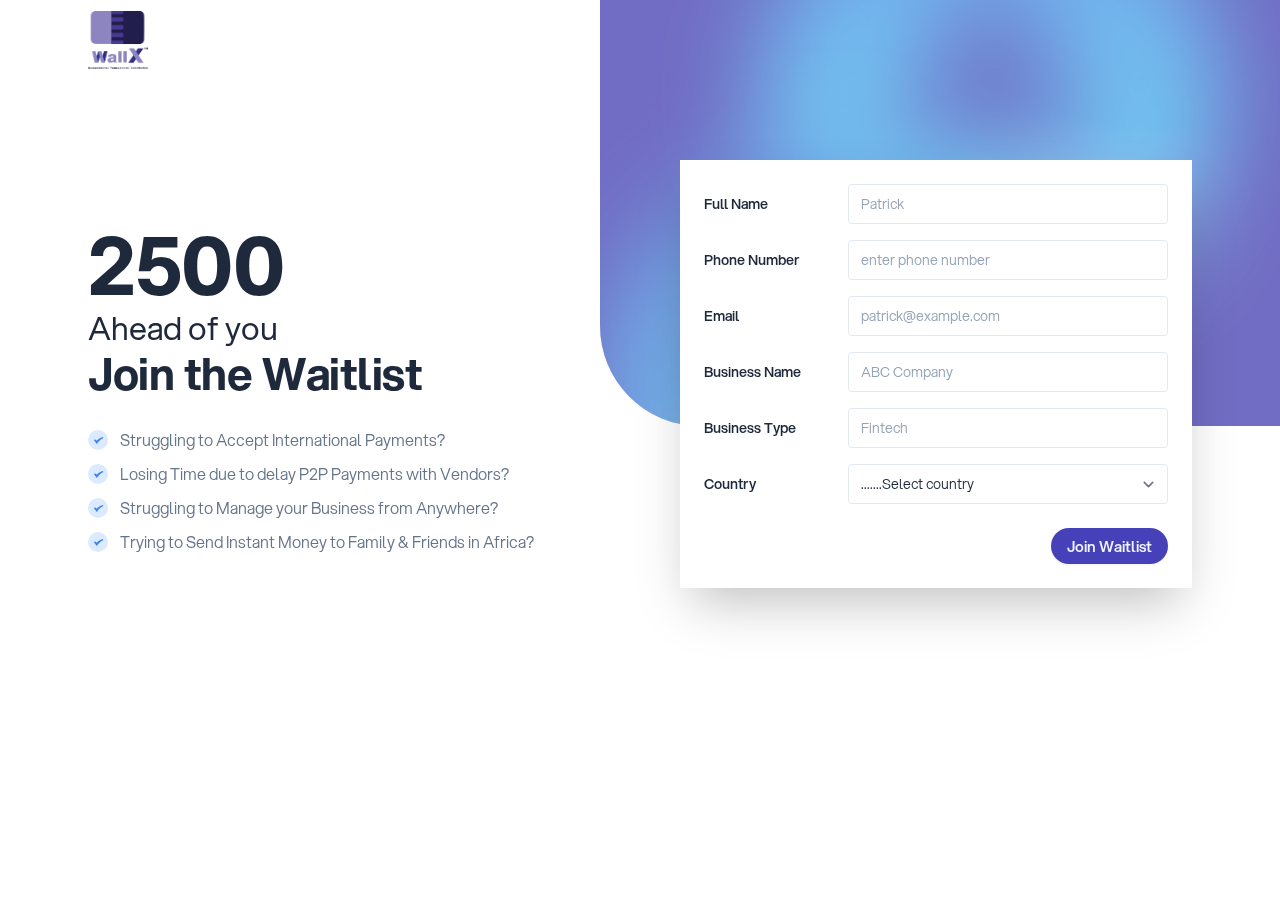
<file: apply.html>
<!DOCTYPE html><html lang="en">
<!-- Mirrored from preview.cruip.com/fintech/apply.html by HTTrack Website Copier/3.x [XR&CO'2014], Wed, 07 Jun 2023 12:07:34 GMT -->
<head>
    <meta charset="utf-8">
    <title>WallX | Share, Spend With Ease</title>
    <meta name="viewport" content="width=device-width,initial-scale=1">
    <link href="css/vendors/aos.css" rel="stylesheet">
    <link href="style.css" rel="stylesheet">
    <link href="wallx.css" rel="stylesheet">
    <link rel="icon" type="image/x-icon" href="/images/wallxx.png">
</head>

<body class="cy6el c6rli cvh96 cb4io cwvl1" onload="populateCountries()">

    <!-- Page wrapper -->
    <div class="cim3e cvovy ct22v cmk6n">

        <!-- Site header -->
        <header class="cid6d c9nuw cb2cq">
            <div class="c2jnb c8scd czfl2 c9ud7 apply-header">
                <div class="cim3e c3zlm cfgg9 cligg cm4uj">

                    <!-- Site branding -->
                    <div class="cuee4 coapw">
                        <!-- Logo -->
                        <a class="c8ydg"  href="index.html" aria-label="Cruip">

                            <div >
                                <img width="60" height="60" src="./images/wallx.jpg" alt="wallx" />
                            </div>

                            <!-- <svg width="30" height="30" xmlns="https://wallx.co/static/media/logo.3d649eeceed115f32d94692ac17d9fe5.svg">
                                <g fill-rule="nonzero" fill="none">
                                    <g class="c668d" transform="translate(3 3)">
                                        <circle cx="5" cy="5" r="5"></circle>
                                        <circle cx="19" cy="5" r="5"></circle>
                                        <circle cx="5" cy="19" r="5"></circle>
                                        <circle cx="19" cy="19" r="5"></circle>
                                    </g>
                                    <g class="crh8z">
                                        <circle cx="15" cy="5" r="5"></circle>
                                        <circle cx="25" cy="15" r="5"></circle>
                                        <circle cx="15" cy="25" r="5"></circle>
                                        <circle cx="5" cy="15" r="5"></circle>
                                    </g>
                                </g>
                            </svg> -->
                        </a>
                    </div>

                </div>
            </div>
        </header>

        <!-- Page content -->
        <main class="c5aqs">

            <section>
                <div class="c2jnb c8scd czfl2 c9ud7">
                    <div class="cutc6 c2rkw c1ooy chh1r">
                
                        <div class="ct9iy c0qtk ci265">
                
                            <!-- Left side -->
                            <div class="cb5me c5aqs c5avi cwfh9 cn161 ceaoy">

                                <h1 class="ct4y7  waitlist-header">2500</h1> <span class="waitlist-writeup">Ahead of you</span>
                                
                                    
                               
                                <div>
                                    <h1 class="ct4y7 czx4s">Join the Waitlist</h1>
                                    
                                </div>
                                <!-- <a class="c3jy2 cz75y cfgg9 c2u4q c2a4l c5bld ck941 cik6c wallx-bg czx4s">
                                    
                                    Join Waitlist
                                
                              
                                <span class="c9b1l cba20 cwp06 cjidz cyswi chi9x ce0e5">
                                        <path d="M1 6.002h7.586L6.293 8.295a1 1 0 1 0 1.414 1.414l4-4a1 1 0 0 0 0-1.416l-4-4a1 1 0 0 0-1.414 1.416l2.293 2.293H1a1 1 0 1 0 0 2Z"></path>
                                    </svg>
                                </span>
                            </a> -->

                                <div class="cz8g9">
                                    <ul class="c2a4l ct22v c4uvm c23lu">
                                
                                        <li class="cim3e cfgg9 cuo55">
                                            <svg class="c3tn4 coapw" width="20" height="20" xmlns="http://www.w3.org/2000/svg">
                                                <circle class="cie0e" cx="10" cy="10" r="10"></circle>
                                                <path class="c668d" d="M15.335 7.933 14.87 7c-4.025 1.167-6.067 3.733-6.067 3.733l-1.867-1.4-.933.934L8.802 14c2.158-4.025 6.533-6.067 6.533-6.067Z"></path>
                                            </svg>
                                            <span>Struggling to Accept International Payments?</span>
                                        </li>
                                        <li class="cim3e cfgg9 cuo55">
                                            <svg class="c3tn4 coapw" width="20" height="20" xmlns="http://www.w3.org/2000/svg">
                                                <circle class="cie0e" cx="10" cy="10" r="10"></circle>
                                                <path class="c668d" d="M15.335 7.933 14.87 7c-4.025 1.167-6.067 3.733-6.067 3.733l-1.867-1.4-.933.934L8.802 14c2.158-4.025 6.533-6.067 6.533-6.067Z"></path>
                                            </svg>
                                            <span>Losing Time due to delay P2P Payments with Vendors?</span>
                                        </li>
                                        <li class="cim3e cfgg9 cuo55">
                                            <svg class="c3tn4 coapw" width="20" height="20" xmlns="http://www.w3.org/2000/svg">
                                                <circle class="cie0e" cx="10" cy="10" r="10"></circle>
                                                <path class="c668d" d="M15.335 7.933 14.87 7c-4.025 1.167-6.067 3.733-6.067 3.733l-1.867-1.4-.933.934L8.802 14c2.158-4.025 6.533-6.067 6.533-6.067Z"></path>
                                            </svg>
                                            <span>Struggling to Manage your Business from Anywhere?</span>
                                        </li>
                                        <li class="cim3e cfgg9 cuo55">
                                            <svg class="c3tn4 coapw" width="20" height="20" xmlns="http://www.w3.org/2000/svg">
                                                <circle class="cie0e" cx="10" cy="10" r="10"></circle>
                                                <path class="c668d" d="M15.335 7.933 14.87 7c-4.025 1.167-6.067 3.733-6.067 3.733l-1.867-1.4-.933.934L8.802 14c2.158-4.025 6.533-6.067 6.533-6.067Z"></path>
                                            </svg>
                                            <span>Trying to Send Instant Money to Family & Friends in Africa?</span>
                                        </li>
                                    </ul>
                                </div>

                                <!-- Press logos -->
                                <!-- <div class="cb2cq">
                                    <div class="c9fsm c5avi c3q42 cvh96 c5nji ca369 cuao9 ceaoy">Trusted bt the best</div>

                                    <div class="c4n4t cim3e cqvdl cfgg9 cjtob ciqju c0oeb c9rgy">

                                      
                                        <div class="c1id8 cri2j c2gxc">
                                            <img class="c2a4l ccan0" src="images/logo-facebook.svg" width="99" height="19" alt="Facebook">
                                        </div>

                                      
                                        <div class="c1id8 cri2j c2gxc">
                                            <img class="c2a4l ccan0" src="images/logo-nike.svg" width="64" height="23" alt="Nike">
                                        </div>

                                      
                                        <div class="c1id8 cri2j c2gxc">
                                            <img class="c2a4l ccan0" src="images/logo-samsung.svg" width="95" height="32" alt="Samsung">
                                        </div>

                                        <div class="c1id8 cri2j c2gxc">
                                            <img class="c2a4l ccan0" src="images/logo-disney.svg" width="86" height="36" alt="Disney">
                                        </div>

                                    </div>

                                </div> -->

                            </div>

                            <!-- Right side -->
                            <div class="cxd6l coapw c5avi ceaoy">

                                <!-- Bg -->
                                <div class=" wallx-bgx cuauo cid6d co4if cibre cz2p9 c3wi7 cba2f c04q c8f6c ch087 cxe22 cxvlx c6dok cyk3z" aria-hidden="true"></div>
                                
                                <!-- Illustration -->
                                <img class="cuauo cid6d czhmi cpkfa cibre c3500 ctd46 ci7pi c94ys c902r ceggv" src="images/hero-illustration.svg" width="960" height="960" aria-hidden="true">

                                <div class="cim3e clk7y c14qe czo19 cz14q">

                                    <div class="c2jnb cb2cq c6pwe cy6el cxdiv c2cae cwy93 cj6y5 cj921 cjb6b">
                                        <!-- Form -->
                                        <form action="https://getform.io/f/2fed2d3e-1f36-4264-987a-d75a23816d4a" method="POST">
                                            <div class="ch1v7">
                                                <div class="cu4zi cligg c3qtg ch1on">
                                                    <label class="cjk2i cwoq0 c8ydg cuo55 ccpqs camah cfjf2 cb4io c734n" for="Full-Name">Full Name</label>
                                                    <div class="coapw ckww4 cdrzy">
                                                        <input id="first-name" name="Full_Name" class="c8zfz cb2cq cmcn5 ccpqs" type="text" placeholder="Patrick" required="">
                                                    </div>
                                                </div>
                                                <div class="cu4zi cligg c3qtg ch1on">
                                                    <label class="cjk2i cwoq0 c8ydg cuo55 ccpqs camah cfjf2 cb4io c734n" for="phone">Phone Number</label>
                                                    <div class="coapw ckww4 cdrzy">
                                                        <input id="phone" name="Phone_Number" class="c8zfz cb2cq cmcn5 ccpqs" type="number" placeholder="enter phone number" required="">
                                                    </div>
                                                </div>
                                                <div class="cu4zi cligg c3qtg ch1on">
                                                    <label class="cjk2i cwoq0 c8ydg cuo55 ccpqs camah cfjf2 cb4io c734n" for="email">Email</label>
                                                    <div class="coapw ckww4 cdrzy">
                                                        <input id="email" name="Email" class="c8zfz cb2cq cmcn5 ccpqs" type="email" placeholder="patrick@example.com" required="">
                                                    </div>
                                                </div>
                                                <div class="cu4zi cligg c3qtg ch1on">
                                                    <label class="cjk2i cwoq0 c8ydg cuo55 ccpqs camah cfjf2 cb4io c734n" for="website">Business Name</label>
                                                    <div class="coapw ckww4 cdrzy">
                                                        <input id="website" name="Business_Name" class="c8zfz cb2cq cmcn5 ccpqs" type="text" placeholder="ABC Company" required="">
                                                    </div>
                                                </div>
                                                <div class="cu4zi cligg c3qtg ch1on">
                                                    <label class="cjk2i cwoq0 c8ydg cuo55 ccpqs camah cfjf2 cb4io c734n" for="website">Business Type</label>
                                                    <div class="coapw ckww4 cdrzy">
                                                        <input id="website" name="Business_Type" class="c8zfz cb2cq cmcn5 ccpqs" type="text" placeholder="Fintech" required="">
                                                    </div>
                                                </div>
                                                <div class="cu4zi cligg c3qtg ch1on">
                                                    <label class="cjk2i cwoq0 c8ydg cuo55 ccpqs camah cfjf2 cb4io c734n" for="website">Country</label>
                                                    <div class="coapw ckww4 cdrzy">
                                                        <select id="countrySelect" name="Country" class="c8zfz cb2cq cmcn5 ccpqs" >
                                                            <option >.......Select country</option>
                                                            </select>
                                                        <!-- <input id="website" class="c8zfz cb2cq cmcn5 ccpqs" type="text" placeholder="Country" required=""> -->
                                                    </div>
                                                </div>
                                                
                                                <script>
                                                    // Use the fetched countries list
                                                    function populateCountries() {
                                                      fetchCountries()
                                                        .then(countries => {
                                                          countries.sort(); // Sort the countries alphabetically
                                                          const selectElement = document.getElementById('countrySelect');
                                                          countries.forEach(country => {
                                                            const option = document.createElement('option');
                                                            option.value = country;
                                                            option.textContent = country;
                                                            selectElement.appendChild(option);
                                                          });
                                                        })
                                                        .catch(error => {
                                                          console.log('Error:', error);
                                                        });
                                                    }
                                                  </script>
                                                
                                               
                
                                            </div>
                                            <div class="ckowt cev0v">
                                                <button class="ck941 c2a4l cfgg9 c0kfj c0bsy c5bld c4kx2 cik6c wallx-bg"> Join Waitlist</button>
                                            </div>
                                        </form>
                                    </div>

                                </div>

                            </div>

                        </div>

                    </div>
                </div>

            </section>

        </main>

    </div>

    <script src="js/vendors/alpinejs.min.js" defer=""></script>
    <script src="js/vendors/aos.js"></script>
    <script src="js/main.js"></script>
    <script src="js/vendors/countries.js"></script>



<script async src='https://www.googletagmanager.com/gtag/js?id=UA-125021779-1'></script><script>window.dataLayer = window.dataLayer || [];function gtag(){dataLayer.push(arguments);}gtag('js', new Date());gtag('config', 'UA-125021779-1', { 'anonymize_ip': true });</script><script>console.log("%cImportant!", "color: blue; font-size: x-large");console.log("%cThe page you are viewing is for demo purposes only. CSS and HTML have been minified and class names have been shortened to improve the page load time. Download our templates from https://cruip.com/ 😉", "font-size: large");</script><script>const pagesList = [{"name":"Home","url":"https://preview.cruip.com/fintech/index.html","active":false},{"name":"Get your card","url":"https://preview.cruip.com/fintech/apply.html","active":true},{"name":"Support center","url":"https://preview.cruip.com/fintech/support.html","active":false}];if(window != top){window.parent.postMessage(pagesList, "https://cruip.com/")};</script></body>
<!-- Mirrored from preview.cruip.com/fintech/apply.html by HTTrack Website Copier/3.x [XR&CO'2014], Wed, 07 Jun 2023 12:07:35 GMT -->
</html>
</file>
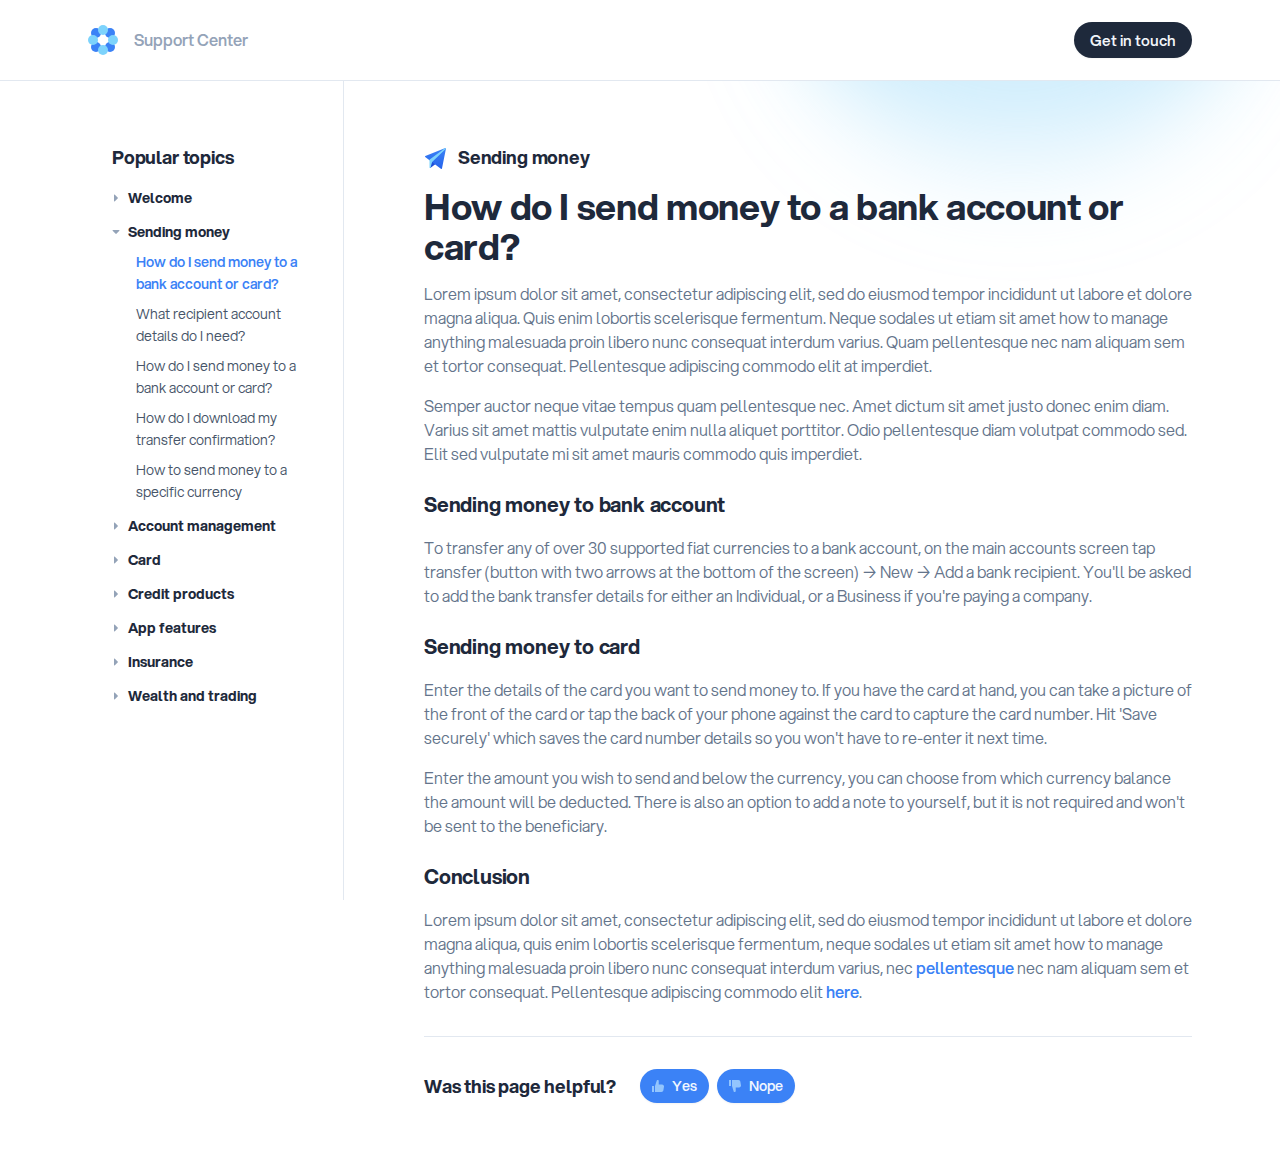
<file: support.html>
<!DOCTYPE html><html lang="en">
<!-- Mirrored from preview.cruip.com/fintech/support.html by HTTrack Website Copier/3.x [XR&CO'2014], Wed, 07 Jun 2023 12:07:35 GMT -->
<head>
    <meta charset="utf-8">
    <title>Fintech HTML Demo - Support Center</title>
    <meta name="viewport" content="width=device-width,initial-scale=1">
    <link href="css/vendors/aos.css" rel="stylesheet">
    <link href="style.css" rel="stylesheet">
</head>

<body class="cb4io c6rli cvh96 cwvl1 cy6el">

    <!-- Page wrapper -->
    <div class="cmk6n cvovy ct22v cim3e">

        <!-- Site header -->
        <header class="c8and cfyw2 cy6el cb2cq ci8t6 c9nuw">
            <div class="c8scd c9ud7 c2jnb czfl2">
                <div class="cligg cfgg9 cm4uj cim3e c3zlm">

                    <!-- Site branding -->
                    <div class="coapw cuee4">
                        <!-- Logo -->
                        <a class="cfgg9 cim3e" href="index-2.html" aria-label="Cruip">
                            <svg width="30" height="30" xmlns="http://www.w3.org/2000/svg">
                                <g fill-rule="nonzero" fill="none">
                                    <g class="c668d" transform="translate(3 3)">
                                        <circle cx="5" cy="5" r="5"></circle>
                                        <circle cx="19" cy="5" r="5"></circle>
                                        <circle cx="5" cy="19" r="5"></circle>
                                        <circle cx="19" cy="19" r="5"></circle>
                                    </g>
                                    <g class="crh8z">
                                        <circle cx="15" cy="5" r="5"></circle>
                                        <circle cx="25" cy="15" r="5"></circle>
                                        <circle cx="15" cy="25" r="5"></circle>
                                        <circle cx="5" cy="15" r="5"></circle>
                                    </g>
                                </g>
                            </svg>
                            <span class="cuao9 camah cmlm5">Support Center</span>
                        </a>
                    </div>

                    <!-- Desktop navigation -->
                    <nav class="cim3e c5aqs">

                        <!-- Desktop sign in links -->
                        <ul class="cfgg9 c96lt c7qmx cim3e c5aqs">
                            <li class="csb8s">
                                <a class="c3jy2 cz75y cfgg9 c2u4q c2a4l c5bld ck941" href="#0">Get in touch</a>
                            </li>
                        </ul>

                    </nav>

                </div>
            </div>
        </header>

        <!-- Page content -->
        <main class="c5aqs">
        
            <section class="cxd6l">

                <div class="cuauo c902r cpkfa cid6d cih01 cibre">
                    <img class="ci7pi" src="images/support-illustration.svg" width="1440" height="286" aria-hidden="true">
                </div>

                <div class="c8scd c9ud7 c2jnb czfl2">
        
                    <!-- Main content -->
                    <div class="cknnb c524e" x-data="{ sidebarExpanded: false }">

                        <!-- Backdrop -->
                        <div class="cicst cxdk0 c66mu cy6el co4if ci8t6 cce4r" x-show="sidebarExpanded" x-transition:enter="cuy9f c0cgf cbv9a" x-transition:enter-start="clonu" x-transition:enter-end="ceeqe" x-transition:leave="cuy9f c0cgf cuko5" x-transition:leave-start="ceeqe" x-transition:leave-end="clonu" x-cloak="" aria-hidden="true"></div>                        
    
                        <!-- Sidebar -->
                        <aside id="sidebar" class="md:ml-0 cv7ze c8and civ06 c6yjn c7hjn caft8 czf1c cdtt1 cwzxq c0wa1 cy6el c9ud7 c96a4 c1rlx ci8t6 cih01 cce4r cwrux czfl2" @click.outside="sidebarExpanded = false" @keydown.escape.window="sidebarExpanded = false" x-show="sidebarExpanded" x-transition:enter="cuy9f c0cgf cbv9a cwjhp" x-transition:enter-start="clonu cx4sx" x-transition:enter-end="ceeqe ceuyi" x-transition:leave="cuy9f c0cgf cbv9a" x-transition:leave-start="ceeqe" x-transition:leave-end="clonu" x-cloak="">

                            <div class="cgaz9 c03ei c2rkw cqrxk">

                                <h3 class="cb4io c8dbe cshfb caahj">Popular topics</h3>

                                <!-- Docs nav -->
                                <nav class="c9bok">
                                    <ul class="chdag">
                                        <!-- 1st level -->
                                        <li x-data="{ open: false }">
                                            <a class="cb4io cfgg9 c8dbe ccpqs cim3e" href="#0" @click.prevent="open = !open" aria-haspopup="true" :aria-expanded="open">
                                                <svg class="cdzc0 cjw6g" :class="{ 'cnxve': open }" width="8" height="8" xmlns="http://www.w3.org/2000/svg">
                                                    <path d="M2.854.647A.5.5 0 0 0 2 1v6a.5.5 0 0 0 .854.354l3-3a.5.5 0 0 0 .058-.638l-.058-.07-3-3Z"></path>
                                                </svg>
                                                <span>Welcome</span>
                                            </a>
                                            <!-- 2nd level -->
                                            <ul class="ct085 ccpqs c796m c03tf" :class="{ 'hidden': !open }" x-cloak="">
                                                <li>
                                                    <a class="cv12l cvh96" href="#0">Installation</a>
                                                </li>
                                                <li>
                                                    <a class="cv12l cvh96" href="#0">Quick start</a>
                                                </li>
                                                <li>
                                                    <a class="cv12l cvh96" href="#0">Folder content</a>
                                                </li>
                                            </ul>
                                        </li>
                                        <!-- 1st level -->
                                        <li x-data="{ open: true }">
                                            <a class="cb4io cfgg9 c8dbe ccpqs cim3e" href="#0" @click.prevent="open = !open" aria-haspopup="true" :aria-expanded="open">
                                                <svg class="cdzc0 cjw6g" :class="{ 'cnxve': open }" width="8" height="8" xmlns="http://www.w3.org/2000/svg">
                                                    <path d="M2.854.647A.5.5 0 0 0 2 1v6a.5.5 0 0 0 .854.354l3-3a.5.5 0 0 0 .058-.638l-.058-.07-3-3Z"></path>
                                                </svg>
                                                <span>Sending money</span>
                                            </a>
                                            <!-- 2nd level -->
                                            <ul class="ct085 ccpqs c796m c03tf" :class="{ 'hidden': !open }" x-cloak="">
                                                <li>
                                                    <a class="c93dg camah" href="#0">How do I send money to a bank account or card?</a>
                                                </li>
                                                <li>
                                                    <a class="cv12l cvh96" href="#0">What recipient account details do I need?</a>
                                                </li>
                                                <li>
                                                    <a class="cv12l cvh96" href="#0">How do I send money to a bank account or card?</a>
                                                </li>
                                                <li>
                                                    <a class="cv12l cvh96" href="#0">How do I download my transfer confirmation?</a>
                                                </li>
                                                <li>
                                                    <a class="cv12l cvh96" href="#0">How to send money to a specific currency</a>
                                                </li>
                                            </ul>
                                        </li>
                                        <!-- 1st level -->
                                        <li x-data="{ open: false }">
                                            <a class="cb4io cfgg9 c8dbe ccpqs cim3e" href="#0" @click.prevent="open = !open" aria-haspopup="true" :aria-expanded="open">
                                                <svg class="cdzc0 cjw6g" :class="{ 'cnxve': open }" width="8" height="8" xmlns="http://www.w3.org/2000/svg">
                                                    <path d="M2.854.647A.5.5 0 0 0 2 1v6a.5.5 0 0 0 .854.354l3-3a.5.5 0 0 0 .058-.638l-.058-.07-3-3Z"></path>
                                                </svg>
                                                <span>Account management</span>
                                            </a>
                                            <!-- 2nd level -->
                                            <ul class="ct085 ccpqs c796m c03tf" :class="{ 'hidden': !open }" x-cloak="">
                                                <li>
                                                    <a class="cv12l cvh96" href="#0">Link</a>
                                                </li>
                                                <li>
                                                    <a class="cv12l cvh96" href="#0">Link</a>
                                                </li>
                                                <li>
                                                    <a class="cv12l cvh96" href="#0">Link</a>
                                                </li>
                                            </ul>
                                        </li>
                                        <!-- 1st level -->
                                        <li x-data="{ open: false }">
                                            <a class="cb4io cfgg9 c8dbe ccpqs cim3e" href="#0" @click.prevent="open = !open" aria-haspopup="true" :aria-expanded="open">
                                                <svg class="cdzc0 cjw6g" :class="{ 'cnxve': open }" width="8" height="8" xmlns="http://www.w3.org/2000/svg">
                                                    <path d="M2.854.647A.5.5 0 0 0 2 1v6a.5.5 0 0 0 .854.354l3-3a.5.5 0 0 0 .058-.638l-.058-.07-3-3Z"></path>
                                                </svg>
                                                <span>Card</span>
                                            </a>
                                            <!-- 2nd level -->
                                            <ul class="ct085 ccpqs c796m c03tf" :class="{ 'hidden': !open }" x-cloak="">
                                                <li>
                                                    <a class="cv12l cvh96" href="#0">Link</a>
                                                </li>
                                                <li>
                                                    <a class="cv12l cvh96" href="#0">Link</a>
                                                </li>
                                                <li>
                                                    <a class="cv12l cvh96" href="#0">Link</a>
                                                </li>
                                            </ul>
                                        </li>
                                        <!-- 1st level -->
                                        <li x-data="{ open: false }">
                                            <a class="cb4io cfgg9 c8dbe ccpqs cim3e" href="#0" @click.prevent="open = !open" aria-haspopup="true" :aria-expanded="open">
                                                <svg class="cdzc0 cjw6g" :class="{ 'cnxve': open }" width="8" height="8" xmlns="http://www.w3.org/2000/svg">
                                                    <path d="M2.854.647A.5.5 0 0 0 2 1v6a.5.5 0 0 0 .854.354l3-3a.5.5 0 0 0 .058-.638l-.058-.07-3-3Z"></path>
                                                </svg>
                                                <span>Credit products</span>
                                            </a>
                                            <!-- 2nd level -->
                                            <ul class="ct085 ccpqs c796m c03tf" :class="{ 'hidden': !open }" x-cloak="">
                                                <li>
                                                    <a class="cv12l cvh96" href="#0">Link</a>
                                                </li>
                                                <li>
                                                    <a class="cv12l cvh96" href="#0">Link</a>
                                                </li>
                                                <li>
                                                    <a class="cv12l cvh96" href="#0">Link</a>
                                                </li>
                                            </ul>
                                        </li>
                                        <!-- 1st level -->
                                        <li x-data="{ open: false }">
                                            <a class="cb4io cfgg9 c8dbe ccpqs cim3e" href="#0" @click.prevent="open = !open" aria-haspopup="true" :aria-expanded="open">
                                                <svg class="cdzc0 cjw6g" :class="{ 'cnxve': open }" width="8" height="8" xmlns="http://www.w3.org/2000/svg">
                                                    <path d="M2.854.647A.5.5 0 0 0 2 1v6a.5.5 0 0 0 .854.354l3-3a.5.5 0 0 0 .058-.638l-.058-.07-3-3Z"></path>
                                                </svg>
                                                <span>App features</span>
                                            </a>
                                            <!-- 2nd level -->
                                            <ul class="ct085 ccpqs c796m c03tf" :class="{ 'hidden': !open }" x-cloak="">
                                                <li>
                                                    <a class="cv12l cvh96" href="#0">Link</a>
                                                </li>
                                                <li>
                                                    <a class="cv12l cvh96" href="#0">Link</a>
                                                </li>
                                                <li>
                                                    <a class="cv12l cvh96" href="#0">Link</a>
                                                </li>
                                            </ul>
                                        </li>
                                        <!-- 1st level -->
                                        <li x-data="{ open: false }">
                                            <a class="cb4io cfgg9 c8dbe ccpqs cim3e" href="#0" @click.prevent="open = !open" aria-haspopup="true" :aria-expanded="open">
                                                <svg class="cdzc0 cjw6g" :class="{ 'cnxve': open }" width="8" height="8" xmlns="http://www.w3.org/2000/svg">
                                                    <path d="M2.854.647A.5.5 0 0 0 2 1v6a.5.5 0 0 0 .854.354l3-3a.5.5 0 0 0 .058-.638l-.058-.07-3-3Z"></path>
                                                </svg>
                                                <span>Insurance</span>
                                            </a>
                                            <!-- 2nd level -->
                                            <ul class="ct085 ccpqs c796m c03tf" :class="{ 'hidden': !open }" x-cloak="">
                                                <li>
                                                    <a class="cv12l cvh96" href="#0">Link</a>
                                                </li>
                                                <li>
                                                    <a class="cv12l cvh96" href="#0">Link</a>
                                                </li>
                                                <li>
                                                    <a class="cv12l cvh96" href="#0">Link</a>
                                                </li>
                                            </ul>
                                        </li>
                                        <!-- 1st level -->
                                        <li x-data="{ open: false }">
                                            <a class="cb4io cfgg9 c8dbe ccpqs cim3e" href="#0" @click.prevent="open = !open" aria-haspopup="true" :aria-expanded="open">
                                                <svg class="cdzc0 cjw6g" :class="{ 'cnxve': open }" width="8" height="8" xmlns="http://www.w3.org/2000/svg">
                                                    <path d="M2.854.647A.5.5 0 0 0 2 1v6a.5.5 0 0 0 .854.354l3-3a.5.5 0 0 0 .058-.638l-.058-.07-3-3Z"></path>
                                                </svg>
                                                <span>Wealth and trading</span>
                                            </a>
                                            <!-- 2nd level -->
                                            <ul class="ct085 ccpqs c796m c03tf" :class="{ 'hidden': !open }" x-cloak="">
                                                <li>
                                                    <a class="cv12l cvh96" href="#0">Link</a>
                                                </li>
                                                <li>
                                                    <a class="cv12l cvh96" href="#0">Link</a>
                                                </li>
                                                <li>
                                                    <a class="cv12l cvh96" href="#0">Link</a>
                                                </li>
                                            </ul>
                                        </li>
                                    </ul>
                                </nav>
                            </div>
    
                        </aside>
    
                        <!-- Page container -->
                        <div class="cgs6j cj591">

                            <div class="cgaz9 c03ei c2rkw cqrxk">

                                <div class="cfgg9 c66mu czx4s cim3e">
                                    <!-- Hamburger button -->
                                    <button class="csqmt" @click.stop="sidebarExpanded = !sidebarExpanded" aria-controls="sidebar" :aria-expanded="sidebarExpanded">
                                        <span class="c0okt">Menu</span>
                                        <svg class="cplws clh4l ch6da" viewBox="0 0 24 24" xmlns="http://www.w3.org/2000/svg">
                                            <rect x="4" y="5" width="16" height="2"></rect>
                                            <rect x="4" y="11" width="16" height="2"></rect>
                                            <rect x="4" y="17" width="16" height="2"></rect>
                                        </svg>
                                    </button>
                                    <!-- Breadcrumbs -->
                                    <div class="c4fqg cfgg9 cbesi ccpqs csb8s cim3e">
                                        <span class="c23lu">Sending money</span>
                                        <svg class="cdzc0 coapw cjgy9 cmo3q ct0o3" viewBox="0 0 16 16">
                                            <path d="M6.6 13.4L5.2 12l4-4-4-4 1.4-1.4L12 8z"></path>
                                        </svg>
                                        <span class="cb4io cn3gz ceuij">How do I send money to a bank account or card?</span>
                                    </div>
                                </div>

                                <article class="c23lu cvh96">
                                    <div class="cfgg9 caahj cim3e">
                                        <svg width="24" height="24" xmlns="http://www.w3.org/2000/svg">
                                            <defs>
                                                <linearGradient x1="50%" y1="100%" x2="50%" y2="0%" id="a">
                                                    <stop stop-color="#2563EB" offset="0%"></stop>
                                                    <stop stop-color="#3B82F6" offset="100%"></stop>
                                                </linearGradient>
                                            </defs>
                                            <g fill="none" fill-rule="evenodd">
                                                <path d="M6 22c-.101 0 2.023-8.649 2.023-8.649a.498.498 0 0 1 .83-.204l3.5 3.5a.5.5 0 0 1-.053.753l-6 4.5a.496.496 0 0 1-.3.1Z" fill="#1D4ED8"></path>
                                                <path d="M17.496 23a.499.499 0 0 1-.3-.1L1.2 10.9a.498.498 0 0 1 .114-.864l20-8a.5.5 0 0 1 .676.562l-4.004 20a.5.5 0 0 1-.49.402Z" fill="url(#a)" fill-rule="nonzero"></path>
                                                <path d="M6 22a.498.498 0 0 1-.5-.5V14a.5.5 0 0 1 .202-.401l15.5-11.5a.5.5 0 0 1 .645.761L8.099 16.075l-1.625 5.583A.5.5 0 0 1 6 22Z" fill="#7DD3FC" fill-rule="nonzero"></path>
                                            </g>
                                        </svg>
                                        <span class="cb4io c8dbe cs7bj cshfb">Sending money</span>
                                    </div>
                                    <h2 class="cb4io caahj c8je2">How do I send money to a bank account or card?</h2>
                                    <div class="c8g6d">
                                        <div class="ch1v7">
                                            <p>
                                                Lorem ipsum dolor sit amet, consectetur adipiscing elit, sed do eiusmod tempor incididunt ut labore et dolore magna aliqua. Quis enim lobortis scelerisque fermentum. Neque sodales ut etiam sit amet how to manage anything malesuada proin libero nunc consequat interdum varius. Quam pellentesque nec nam aliquam sem et tortor consequat. Pellentesque adipiscing commodo elit at imperdiet.
                                            </p>
                                            <p>
                                                Semper auctor neque vitae tempus quam pellentesque nec. Amet dictum sit amet justo donec enim diam. Varius sit amet mattis vulputate enim nulla aliquet porttitor. Odio pellentesque diam volutpat commodo sed. Elit sed vulputate mi sit amet mauris commodo quis imperdiet.
                                            </p>
                                        </div>
                                        <div class="ch1v7">
                                            <h3 class="cb4io c8dbe cn6zh">Sending money to bank account</h3>
                                            <p>
                                                To transfer any of over 30 supported fiat currencies to a bank account, on the main accounts screen tap transfer (button with two arrows at the bottom of the screen) → New → Add a bank recipient. You'll be asked to add the bank transfer details for either an Individual, or a Business if you're paying a company.
                                            </p>
                                        </div>
                                        <div class="ch1v7">
                                            <h3 class="cb4io c8dbe cn6zh">Sending money to card</h3>
                                            <p>
                                                Enter the details of the card you want to send money to. If you have the card at hand, you can take a picture of the front of the card or tap the back of your phone against the card to capture the card number. Hit 'Save securely' which saves the card number details so you won't have to re-enter it next time.
                                            </p>
                                            <p>
                                                Enter the amount you wish to send and below the currency, you can choose from which currency balance the amount will be deducted. There is also an option to add a note to yourself, but it is not required and won't be sent to the beneficiary.
                                            </p>
                                        </div>
                                        <div class="ch1v7">
                                            <h3 class="cb4io c8dbe cn6zh">Conclusion</h3>
                                            <p>
                                                Lorem ipsum dolor sit amet, consectetur adipiscing elit, sed do eiusmod tempor incididunt ut labore et dolore magna aliqua, quis enim lobortis scelerisque fermentum, neque sodales ut etiam sit amet how to manage anything malesuada proin libero nunc consequat interdum varius, nec <a class="cn52p c93dg camah" href="#0">pellentesque</a> nec nam aliquam sem et tortor consequat. Pellentesque adipiscing commodo elit <a class="cn52p c93dg camah" href="#0">here</a>.
                                            </p>
                                        </div>
                                    </div>
                                </article>
                                
                                <footer class="c8and czsmy cdsnr czsyw">
                                    <div class="cfgg9 cw6sh cim3e">
                                        <div class="cb4io c8dbe cshfb">Was this page helpful?</div>
                                        <div class="cfgg9 cahjn cim3e">
                                            <button class="c4kx2 cfgg9 c0bsy c2a4l c0kfj c5bld cs11p ccpqs ck941 cib6d">
                                                <svg class="cngzv coapw cjw6g" width="12" height="13" xmlns="http://www.w3.org/2000/svg">
                                                    <path d="M9.956 4.516H6.731v-3a1.314 1.314 0 0 0-1.5-1.5.5.5 0 0 0-.45.375L3 6.016v6h6.431c.985-.02 1.81-.75 1.95-1.725l.6-3.45a1.9 1.9 0 0 0-.45-1.575 1.884 1.884 0 0 0-1.575-.75ZM0 6.016h2v6H0z"></path>
                                                </svg>
                                                <span>Yes</span>
                                            </button>
                                            <button class="c4kx2 cfgg9 c0bsy c2a4l c0kfj c5bld cs11p ccpqs ck941 cib6d">
                                                <svg class="cngzv coapw cjw6g" width="12" height="13" xmlns="http://www.w3.org/2000/svg">
                                                    <path d="M9.956 7.5H6.731v3a1.314 1.314 0 0 1-1.5 1.5.5.5 0 0 1-.45-.375L3 6V0h6.431c.985.02 1.81.75 1.95 1.725l.6 3.45a1.9 1.9 0 0 1-.45 1.575c-.37.493-.959.773-1.575.75ZM0 6h2V0H0z"></path>
                                                </svg>
                                                <span>Nope</span>
                                            </button>
                                        </div>
                                    </div>
                                </footer>

                            </div>
    
                        </div>
    
                    </div>
        
                </div>
            </section>
        
        </main>

    </div>

    <script src="js/vendors/alpinejs.min.js" defer=""></script>
    <script src="js/vendors/aos.js"></script>
    <script src="js/main.js"></script>



<script async src='https://www.googletagmanager.com/gtag/js?id=UA-125021779-1'></script><script>window.dataLayer = window.dataLayer || [];function gtag(){dataLayer.push(arguments);}gtag('js', new Date());gtag('config', 'UA-125021779-1', { 'anonymize_ip': true });</script><script>console.log("%cImportant!", "color: blue; font-size: x-large");console.log("%cThe page you are viewing is for demo purposes only. CSS and HTML have been minified and class names have been shortened to improve the page load time. Download our templates from https://cruip.com/ 😉", "font-size: large");</script><script>const pagesList = [{"name":"Home","url":"https://preview.cruip.com/fintech/index.html","active":false},{"name":"Get your card","url":"https://preview.cruip.com/fintech/apply.html","active":false},{"name":"Support center","url":"https://preview.cruip.com/fintech/support.html","active":true}];if(window != top){window.parent.postMessage(pagesList, "https://cruip.com/")};</script></body>
<!-- Mirrored from preview.cruip.com/fintech/support.html by HTTrack Website Copier/3.x [XR&CO'2014], Wed, 07 Jun 2023 12:07:36 GMT -->
</html>
</file>
<file: style.css>
@font-face{font-family:"Aspekta";font-weight:350;font-style:normal;font-display:fallback;src:url(fonts/Aspekta-350.woff2)format("woff2")}@font-face{font-family:"Aspekta";font-weight:400;font-style:normal;font-display:fallback;src:url(fonts/Aspekta-400.woff2)format("woff2")}@font-face{font-family:"Aspekta";font-weight:450;font-style:normal;font-display:fallback;src:url(fonts/Aspekta-450.woff2)format("woff2")}@font-face{font-family:"Aspekta";font-weight:500;font-style:normal;font-display:fallback;src:url(fonts/Aspekta-500.woff2)format("woff2")}@font-face{font-family:"Aspekta";font-weight:550;font-style:normal;font-display:fallback;src:url(fonts/Aspekta-550.woff2)format("woff2")}@font-face{font-family:"Aspekta";font-weight:700;font-style:normal;font-display:fallback;src:url(fonts/Aspekta-700.woff2)format("woff2")}*,::before,::after{box-sizing:border-box;border-width:0;border-style:solid;border-color:#e5e7eb}::before,::after{--tw-content: ''}html{line-height:1.5;-webkit-text-size-adjust:100%;-moz-tab-size:4;-o-tab-size:4;tab-size:4;font-family:ui-sans-serif,system-ui,-apple-system,BlinkMacSystemFont,"Segoe UI",Roboto,"Helvetica Neue",Arial,"Noto Sans",sans-serif,"Apple Color Emoji","Segoe UI Emoji","Segoe UI Symbol","Noto Color Emoji"}body{margin:0;line-height:inherit}hr{height:0;color:inherit;border-top-width:1px}abbr:where([title]){-webkit-text-decoration:underline dotted;text-decoration:underline dotted}h1,h2,h3,h4,h5,h6{font-size:inherit;font-weight:inherit}a{color:inherit;text-decoration:inherit}b,strong{font-weight:bolder}code,kbd,samp,pre{font-family:ui-monospace,SFMono-Regular,Menlo,Monaco,Consolas,"Liberation Mono","Courier New",monospace;font-size:1em}small{font-size:80%}sub,sup{font-size:75%;line-height:0;position:relative;vertical-align:baseline}sub{bottom:-0.25em}sup{top:-0.5em}table{text-indent:0;border-color:inherit;border-collapse:collapse}button,input,optgroup,select,textarea{font-family:inherit;font-size:100%;font-weight:inherit;line-height:inherit;color:inherit;margin:0;padding:0}button,select{text-transform:none}button,[type="button"],[type="reset"],[type="submit"]{-webkit-appearance:button;background-color:transparent;background-image:none}:-moz-focusring{outline:auto}:-moz-ui-invalid{box-shadow:none}progress{vertical-align:baseline}::-webkit-inner-spin-button,::-webkit-outer-spin-button{height:auto}[type="search"]{-webkit-appearance:textfield;outline-offset:-2px}::-webkit-search-decoration{-webkit-appearance:none}::-webkit-file-upload-button{-webkit-appearance:button;font:inherit}summary{display:list-item}blockquote,dl,dd,h1,h2,h3,h4,h5,h6,hr,figure,p,pre{margin:0}fieldset{margin:0;padding:0}legend{padding:0}ol,ul,menu{list-style:none;margin:0;padding:0}textarea{resize:vertical}input::-moz-placeholder,textarea::-moz-placeholder{opacity:1;color:#9ca3af}input:-ms-input-placeholder,textarea:-ms-input-placeholder{opacity:1;color:#9ca3af}input::placeholder,textarea::placeholder{opacity:1;color:#9ca3af}button,[role="button"]{cursor:pointer}:disabled{cursor:default}img,svg,video,canvas,audio,iframe,embed,object{display:block;vertical-align:middle}img,video{max-width:100%;height:auto}[type="text"],[type="email"],[type="url"],[type="password"],[type="number"],[type="date"],[type="datetime-local"],[type="month"],[type="search"],[type="tel"],[type="time"],[type="week"],[multiple],textarea,select{-webkit-appearance:none;-moz-appearance:none;appearance:none;background-color:#fff;border-color:#6b7280;border-width:1px;border-radius:0px;padding-top:0.5rem;padding-right:0.75rem;padding-bottom:0.5rem;padding-left:0.75rem;font-size:1rem;line-height:1.5rem;--tw-shadow: 0 0 #0000}[type="text"]:focus,[type="email"]:focus,[type="url"]:focus,[type="password"]:focus,[type="number"]:focus,[type="date"]:focus,[type="datetime-local"]:focus,[type="month"]:focus,[type="search"]:focus,[type="tel"]:focus,[type="time"]:focus,[type="week"]:focus,[multiple]:focus,textarea:focus,select:focus{outline:2px solid transparent;outline-offset:2px;--tw-ring-inset: var(--tw-empty,/*!*/ /*!*/);--tw-ring-offset-width: 0px;--tw-ring-offset-color: #fff;--tw-ring-color: #2563eb;--tw-ring-offset-shadow: var(--tw-ring-inset) 0 0 0 var(--tw-ring-offset-width) var(--tw-ring-offset-color);--tw-ring-shadow: var(--tw-ring-inset) 0 0 0 calc(1px + var(--tw-ring-offset-width)) var(--tw-ring-color);box-shadow:var(--tw-ring-offset-shadow),var(--tw-ring-shadow),var(--tw-shadow);border-color:#2563eb}input::-moz-placeholder,textarea::-moz-placeholder{color:#6b7280;opacity:1}input:-ms-input-placeholder,textarea:-ms-input-placeholder{color:#6b7280;opacity:1}input::placeholder,textarea::placeholder{color:#6b7280;opacity:1}::-webkit-datetime-edit-fields-wrapper{padding:0}::-webkit-date-and-time-value{min-height:1.5em}::-webkit-datetime-edit,::-webkit-datetime-edit-year-field,::-webkit-datetime-edit-month-field,::-webkit-datetime-edit-day-field,::-webkit-datetime-edit-hour-field,::-webkit-datetime-edit-minute-field,::-webkit-datetime-edit-second-field,::-webkit-datetime-edit-millisecond-field,::-webkit-datetime-edit-meridiem-field{padding-top:0;padding-bottom:0}select{background-image:url(data:image/svg+xml,%3csvg\ xmlns=\'http://www.w3.org/2000/svg\'\ fill=\'none\'\ viewBox=\'0\ 0\ 20\ 20\'%3e%3cpath\ stroke=\'%236b7280\'\ stroke-linecap=\'round\'\ stroke-linejoin=\'round\'\ stroke-width=\'1.5\'\ d=\'M6\ 8l4\ 4\ 4-4\'/%3e%3c/svg%3e);background-position:right 0.5rem center;background-repeat:no-repeat;background-size:1.5em 1.5em;padding-right:2.5rem;-webkit-print-color-adjust:exact;color-adjust:exact}[multiple]{background-image:initial;background-position:initial;background-repeat:unset;background-size:initial;padding-right:0.75rem;-webkit-print-color-adjust:unset;color-adjust:unset}[type="checkbox"],[type="radio"]{-webkit-appearance:none;-moz-appearance:none;appearance:none;padding:0;-webkit-print-color-adjust:exact;color-adjust:exact;display:inline-block;vertical-align:middle;background-origin:border-box;-webkit-user-select:none;-moz-user-select:none;-ms-user-select:none;user-select:none;flex-shrink:0;height:1rem;width:1rem;color:#2563eb;background-color:#fff;border-color:#6b7280;border-width:1px;--tw-shadow: 0 0 #0000}[type="checkbox"]{border-radius:0px}[type="radio"]{border-radius:100%}[type="checkbox"]:focus,[type="radio"]:focus{outline:2px solid transparent;outline-offset:2px;--tw-ring-inset: var(--tw-empty,/*!*/ /*!*/);--tw-ring-offset-width: 2px;--tw-ring-offset-color: #fff;--tw-ring-color: #2563eb;--tw-ring-offset-shadow: var(--tw-ring-inset) 0 0 0 var(--tw-ring-offset-width) var(--tw-ring-offset-color);--tw-ring-shadow: var(--tw-ring-inset) 0 0 0 calc(2px + var(--tw-ring-offset-width)) var(--tw-ring-color);box-shadow:var(--tw-ring-offset-shadow),var(--tw-ring-shadow),var(--tw-shadow)}[type="checkbox"]:checked,[type="radio"]:checked{border-color:transparent;background-color:currentColor;background-size:100% 100%;background-position:center;background-repeat:no-repeat}[type="checkbox"]:checked{background-image:url(data:image/svg+xml,%3csvg\ viewBox=\'0\ 0\ 16\ 16\'\ fill=\'white\'\ xmlns=\'http://www.w3.org/2000/svg\'%3e%3cpath\ d=\'M12.207\ 4.793a1\ 1\ 0\ 010\ 1.414l-5\ 5a1\ 1\ 0\ 01-1.414\ 0l-2-2a1\ 1\ 0\ 011.414-1.414L6.5\ 9.086l4.293-4.293a1\ 1\ 0\ 011.414\ 0z\'/%3e%3c/svg%3e)}[type="radio"]:checked{background-image:url(data:image/svg+xml,%3csvg\ viewBox=\'0\ 0\ 16\ 16\'\ fill=\'white\'\ xmlns=\'http://www.w3.org/2000/svg\'%3e%3ccircle\ cx=\'8\'\ cy=\'8\'\ r=\'3\'/%3e%3c/svg%3e)}[type="checkbox"]:checked:hover,[type="checkbox"]:checked:focus,[type="radio"]:checked:hover,[type="radio"]:checked:focus{border-color:transparent;background-color:currentColor}[type="checkbox"]:indeterminate{background-image:url(data:image/svg+xml,%3csvg\ xmlns=\'http://www.w3.org/2000/svg\'\ fill=\'none\'\ viewBox=\'0\ 0\ 16\ 16\'%3e%3cpath\ stroke=\'white\'\ stroke-linecap=\'round\'\ stroke-linejoin=\'round\'\ stroke-width=\'2\'\ d=\'M4\ 8h8\'/%3e%3c/svg%3e);border-color:transparent;background-color:currentColor;background-size:100% 100%;background-position:center;background-repeat:no-repeat}[type="checkbox"]:indeterminate:hover,[type="checkbox"]:indeterminate:focus{border-color:transparent;background-color:currentColor}[type="file"]{background:unset;border-color:inherit;border-width:0;border-radius:0;padding:0;font-size:unset;line-height:inherit}[type="file"]:focus{outline:1px auto -webkit-focus-ring-color}*,::before,::after{--tw-border-spacing-x: 0;--tw-border-spacing-y: 0;--tw-translate-x: 0;--tw-translate-y: 0;--tw-rotate: 0;--tw-skew-x: 0;--tw-skew-y: 0;--tw-scale-x: 1;--tw-scale-y: 1;--tw-pan-x:  ;--tw-pan-y:  ;--tw-pinch-zoom:  ;--tw-scroll-snap-strictness: proximity;--tw-ordinal:  ;--tw-slashed-zero:  ;--tw-numeric-figure:  ;--tw-numeric-spacing:  ;--tw-numeric-fraction:  ;--tw-ring-inset:  ;--tw-ring-offset-width: 0px;--tw-ring-offset-color: #fff;--tw-ring-color: rgb(59 130 246 / 0.5);--tw-ring-offset-shadow: 0 0 #0000;--tw-ring-shadow: 0 0 #0000;--tw-shadow: 0 0 #0000;--tw-shadow-colored: 0 0 #0000;--tw-blur:  ;--tw-brightness:  ;--tw-contrast:  ;--tw-grayscale:  ;--tw-hue-rotate:  ;--tw-invert:  ;--tw-saturate:  ;--tw-sepia:  ;--tw-drop-shadow:  ;--tw-backdrop-blur:  ;--tw-backdrop-brightness:  ;--tw-backdrop-contrast:  ;--tw-backdrop-grayscale:  ;--tw-backdrop-hue-rotate:  ;--tw-backdrop-invert:  ;--tw-backdrop-opacity:  ;--tw-backdrop-saturate:  ;--tw-backdrop-sepia:  }::-webkit-backdrop{--tw-border-spacing-x: 0;--tw-border-spacing-y: 0;--tw-translate-x: 0;--tw-translate-y: 0;--tw-rotate: 0;--tw-skew-x: 0;--tw-skew-y: 0;--tw-scale-x: 1;--tw-scale-y: 1;--tw-pan-x:  ;--tw-pan-y:  ;--tw-pinch-zoom:  ;--tw-scroll-snap-strictness: proximity;--tw-ordinal:  ;--tw-slashed-zero:  ;--tw-numeric-figure:  ;--tw-numeric-spacing:  ;--tw-numeric-fraction:  ;--tw-ring-inset:  ;--tw-ring-offset-width: 0px;--tw-ring-offset-color: #fff;--tw-ring-color: rgb(59 130 246 / 0.5);--tw-ring-offset-shadow: 0 0 #0000;--tw-ring-shadow: 0 0 #0000;--tw-shadow: 0 0 #0000;--tw-shadow-colored: 0 0 #0000;--tw-blur:  ;--tw-brightness:  ;--tw-contrast:  ;--tw-grayscale:  ;--tw-hue-rotate:  ;--tw-invert:  ;--tw-saturate:  ;--tw-sepia:  ;--tw-drop-shadow:  ;--tw-backdrop-blur:  ;--tw-backdrop-brightness:  ;--tw-backdrop-contrast:  ;--tw-backdrop-grayscale:  ;--tw-backdrop-hue-rotate:  ;--tw-backdrop-invert:  ;--tw-backdrop-opacity:  ;--tw-backdrop-saturate:  ;--tw-backdrop-sepia:  }::backdrop{--tw-border-spacing-x: 0;--tw-border-spacing-y: 0;--tw-translate-x: 0;--tw-translate-y: 0;--tw-rotate: 0;--tw-skew-x: 0;--tw-skew-y: 0;--tw-scale-x: 1;--tw-scale-y: 1;--tw-pan-x:  ;--tw-pan-y:  ;--tw-pinch-zoom:  ;--tw-scroll-snap-strictness: proximity;--tw-ordinal:  ;--tw-slashed-zero:  ;--tw-numeric-figure:  ;--tw-numeric-spacing:  ;--tw-numeric-fraction:  ;--tw-ring-inset:  ;--tw-ring-offset-width: 0px;--tw-ring-offset-color: #fff;--tw-ring-color: rgb(59 130 246 / 0.5);--tw-ring-offset-shadow: 0 0 #0000;--tw-ring-shadow: 0 0 #0000;--tw-shadow: 0 0 #0000;--tw-shadow-colored: 0 0 #0000;--tw-blur:  ;--tw-brightness:  ;--tw-contrast:  ;--tw-grayscale:  ;--tw-hue-rotate:  ;--tw-invert:  ;--tw-saturate:  ;--tw-sepia:  ;--tw-drop-shadow:  ;--tw-backdrop-blur:  ;--tw-backdrop-brightness:  ;--tw-backdrop-contrast:  ;--tw-backdrop-grayscale:  ;--tw-backdrop-hue-rotate:  ;--tw-backdrop-invert:  ;--tw-backdrop-opacity:  ;--tw-backdrop-saturate:  ;--tw-backdrop-sepia:  }.cyq1c{width:100%}@media (min-width:640px){.cyq1c{max-width:640px}}@media (min-width:768px){.cyq1c{max-width:768px}}@media (min-width:1024px){.cyq1c{max-width:1024px}}@media (min-width:1280px){.cyq1c{max-width:1280px}}@media (min-width:1536px){.cyq1c{max-width:1536px}}.cjz1t{font-size:2.75rem;line-height:1;letter-spacing:-0.01em;font-weight:700}.ct4y7{font-size:2.25rem;line-height:1.1;letter-spacing:-0.01em;font-weight:700}.c8je2{font-size:1.875rem;line-height:1.333;letter-spacing:-0.01em;font-weight:700}.cq5xe{font-size:1.5rem;line-height:1.415;letter-spacing:-0.01em;font-weight:700}@media (min-width:768px){.cjz1t{font-size:3.25rem;line-height:1;letter-spacing:-0.01em}.ct4y7{font-size:2.75rem;line-height:1;letter-spacing:-0.01em}.c8je2{font-size:2.25rem;line-height:1.1;letter-spacing:-0.01em}}.csr3k,.ck941{display:inline-flex;align-items:center;justify-content:center;white-space:nowrap;border-radius:9999px;font-size:15px;font-weight:550;line-height:1.25rem;transition-property:color,background-color,border-color,fill,stroke,opacity,box-shadow,transform,filter,-webkit-text-decoration-color,-webkit-backdrop-filter;transition-property:color,background-color,border-color,text-decoration-color,fill,stroke,opacity,box-shadow,transform,filter,backdrop-filter;transition-property:color,background-color,border-color,text-decoration-color,fill,stroke,opacity,box-shadow,transform,filter,backdrop-filter,-webkit-text-decoration-color,-webkit-backdrop-filter;transition-duration:150ms;transition-timing-function:cubic-bezier(0.4,0,0.2,1)}.csr3k{padding-left:1.25rem;padding-right:1.25rem;padding-top:0.625rem;padding-bottom:0.625rem}.ck941{padding-left:1rem;padding-right:1rem;padding-top:0.5rem;padding-bottom:0.5rem}input[type="search"]::-webkit-search-decoration,input[type="search"]::-webkit-search-cancel-button,input[type="search"]::-webkit-search-results-button,input[type="search"]::-webkit-search-results-decoration{-webkit-appearance:none}.c8zfz,.cqtl2,.cv7aa,.cdrx5,.c299j,.csxf2{border-width:1px;--tw-border-opacity: 1;border-color:rgb(226 232 240/var(--tw-border-opacity));--tw-bg-opacity: 1;background-color:rgb(255 255 255/var(--tw-bg-opacity))}.c8zfz:focus,.cqtl2:focus,.cv7aa:focus,.cdrx5:focus,.c299j:focus,.csxf2:focus{--tw-border-opacity: 1;border-color:rgb(59 130 246/var(--tw-border-opacity))}.c8zfz,.cqtl2,.cv7aa,.cdrx5,.c299j{border-radius:0.25rem}.c8zfz,.cqtl2,.cv7aa,.cdrx5{padding-left:0.75rem;padding-right:0.75rem;padding-top:0.5rem;padding-bottom:0.5rem;font-size:0.875rem;line-height:1.5715}.c8zfz::-moz-placeholder,.cqtl2::-moz-placeholder{--tw-placeholder-opacity: 1;color:rgb(148 163 184/var(--tw-placeholder-opacity))}.c8zfz:-ms-input-placeholder,.cqtl2:-ms-input-placeholder{--tw-placeholder-opacity: 1;color:rgb(148 163 184/var(--tw-placeholder-opacity))}.c8zfz::placeholder,.cqtl2::placeholder{--tw-placeholder-opacity: 1;color:rgb(148 163 184/var(--tw-placeholder-opacity))}.cdrx5{padding-right:2.5rem}.c299j,.csxf2{border-radius:0.125rem;border-width:2px;--tw-text-opacity: 1;color:rgb(59 130 246/var(--tw-text-opacity))}.c7hjn::-webkit-scrollbar{display:none}.c7hjn{-ms-overflow-style:none;scrollbar-width:none}:root{--range-thumb-size: 36px}input[type=range]{-webkit-appearance:none;-moz-appearance:none;appearance:none;background:#ccc;border-radius:3px;height:6px;margin-top:(--range-thumb-size - 6px)*0.5;margin-bottom:(--range-thumb-size - 6px)*0.5;--thumb-size: #{--range-thumb-size}}input[type=range]::-webkit-slider-thumb{appearance:none;-webkit-appearance:none;background-color:#000;background-image:url(data:image/svg+xml,%3Csvg\ width=\'12\'\ height=\'8\'\ xmlns=\'http://www.w3.org/2000/svg\'%3E%3Cpath\ d=\'M8\ .5v7L12\ 4zM0\ 4l4\ 3.5v-7z\'\ fill=\'%23FFF\'\ fill-rule=\'nonzero\'/%3E%3C/svg%3E);background-position:center;background-repeat:no-repeat;border:0;border-radius:50%;cursor:pointer;height:--range-thumb-size;width:--range-thumb-size}input[type=range]::-moz-range-thumb{background-color:#000;background-image:url(data:image/svg+xml,%3Csvg\ width=\'12\'\ height=\'8\'\ xmlns=\'http://www.w3.org/2000/svg\'%3E%3Cpath\ d=\'M8\ .5v7L12\ 4zM0\ 4l4\ 3.5v-7z\'\ fill=\'%23FFF\'\ fill-rule=\'nonzero\'/%3E%3C/svg%3E);background-position:center;background-repeat:no-repeat;border:0;border:none;border-radius:50%;cursor:pointer;height:--range-thumb-size;width:--range-thumb-size}input[type=range]::-ms-thumb{background-color:#000;background-image:url(data:image/svg+xml,%3Csvg\ width=\'12\'\ height=\'8\'\ xmlns=\'http://www.w3.org/2000/svg\'%3E%3Cpath\ d=\'M8\ .5v7L12\ 4zM0\ 4l4\ 3.5v-7z\'\ fill=\'%23FFF\'\ fill-rule=\'nonzero\'/%3E%3C/svg%3E);background-position:center;background-repeat:no-repeat;border:0;border-radius:50%;cursor:pointer;height:--range-thumb-size;width:--range-thumb-size}input[type=range]::-moz-focus-outer{border:0}.can10{position:relative;-webkit-user-select:none;-moz-user-select:none;-ms-user-select:none;user-select:none;width:44px}.can10 label{display:block;height:1.5rem;cursor:pointer;overflow:hidden;border-radius:9999px}.can10 label>span:first-child{position:absolute;display:block;border-radius:9999px;width:20px;height:20px;top:2px;left:2px;right:50%;transition:all .15s ease-out}.can10 input[type="checkbox"]:checked+label{--tw-bg-opacity: 1;background-color:rgb(59 130 246/var(--tw-bg-opacity))}.can10 input[type="checkbox"]:checked+label>span:first-child{left:22px}.can10 input[type="checkbox"]:disabled+label{cursor:not-allowed;border-width:1px;--tw-border-opacity: 1;border-color:rgb(226 232 240/var(--tw-border-opacity));--tw-bg-opacity: 1;background-color:rgb(241 245 249/var(--tw-bg-opacity))}.can10 input[type="checkbox"]:disabled+label>span:first-child{--tw-bg-opacity: 1;background-color:rgb(148 163 184/var(--tw-bg-opacity))}.c8zfz:focus:focus,.cqtl2:focus:focus,.cv7aa:focus:focus,.cdrx5:focus:focus,.c299j:focus:focus,.csxf2:focus:focus{--tw-ring-offset-shadow: var(--tw-ring-inset) 0 0 0 var(--tw-ring-offset-width) var(--tw-ring-offset-color);--tw-ring-shadow: var(--tw-ring-inset) 0 0 0 calc(2px + var(--tw-ring-offset-width)) var(--tw-ring-color);box-shadow:var(--tw-ring-offset-shadow),var(--tw-ring-shadow),var(--tw-shadow, 0 0 #0000);--tw-ring-opacity: 1;--tw-ring-color: rgb(191 219 254 / var(--tw-ring-opacity))}.c299j:focus:focus,.csxf2:focus:focus{--tw-ring-offset-shadow: var(--tw-ring-inset) 0 0 0 var(--tw-ring-offset-width) var(--tw-ring-offset-color);--tw-ring-shadow: var(--tw-ring-inset) 0 0 0 calc(0px + var(--tw-ring-offset-width)) var(--tw-ring-color);box-shadow:var(--tw-ring-offset-shadow),var(--tw-ring-shadow),var(--tw-shadow, 0 0 #0000)}.csqmt svg>*:nth-child(1),.csqmt svg>*:nth-child(2),.csqmt svg>*:nth-child(3){transform-origin:center;transform:rotate(0deg)}.csqmt svg>*:nth-child(1){transition:y 0.1s 0.25s ease-in,transform 0.22s cubic-bezier(0.55,0.055,0.675,0.19),opacity 0.1s ease-in}.csqmt svg>*:nth-child(2){transition:transform 0.22s cubic-bezier(0.55,0.055,0.675,0.19)}.csqmt svg>*:nth-child(3){transition:y 0.1s 0.25s ease-in,transform 0.22s cubic-bezier(0.55,0.055,0.675,0.19),width 0.1s 0.25s ease-in}.csqmt.cpeq2 svg>*:nth-child(1){opacity:0;y:11;transform:rotate(225deg);transition:y 0.1s ease-out,transform 0.22s 0.12s cubic-bezier(0.215,0.61,0.355,1),opacity 0.1s 0.12s ease-out}.csqmt.cpeq2 svg>*:nth-child(2){transform:rotate(225deg);transition:transform 0.22s 0.12s cubic-bezier(0.215,0.61,0.355,1)}.csqmt.cpeq2 svg>*:nth-child(3){y:11;transform:rotate(135deg);transition:y 0.1s ease-out,transform 0.22s 0.12s cubic-bezier(0.215,0.61,0.355,1),width 0.1s ease-out}@media screen{html:not(.c5zou) [data-aos=fade-up]{transform:translate3d(0,16px,0)}html:not(.c5zou) [data-aos=fade-down]{transform:translate3d(0,-16px,0)}html:not(.c5zou) [data-aos=fade-right]{transform:translate3d(-16px,0,0)}html:not(.c5zou) [data-aos=fade-left]{transform:translate3d(16px,0,0)}html:not(.c5zou) [data-aos=fade-up-right]{transform:translate3d(-16px,16px,0)}html:not(.c5zou) [data-aos=fade-up-left]{transform:translate3d(16px,16px,0)}html:not(.c5zou) [data-aos=fade-down-right]{transform:translate3d(-16px,-16px,0)}html:not(.c5zou) [data-aos=fade-down-left]{transform:translate3d(16px,-16px,0)}html:not(.c5zou) [data-aos=zoom-in-up]{transform:translate3d(0,16px,0) scale(.6)}html:not(.c5zou) [data-aos=zoom-in-down]{transform:translate3d(0,-16px,0) scale(.6)}html:not(.c5zou) [data-aos=zoom-in-right]{transform:translate3d(-16px,0,0) scale(.6)}html:not(.c5zou) [data-aos=zoom-in-left]{transform:translate3d(16px,0,0) scale(.6)}html:not(.c5zou) [data-aos=zoom-out-up]{transform:translate3d(0,16px,0) scale(1.2)}html:not(.c5zou) [data-aos=zoom-out-down]{transform:translate3d(0,-16px,0) scale(1.2)}html:not(.c5zou) [data-aos=zoom-out-right]{transform:translate3d(-16px,0,0) scale(1.2)}html:not(.c5zou) [data-aos=zoom-out-left]{transform:translate3d(16px,0,0) scale(1.2)}}.swiper-pagination-bullet{--tw-bg-opacity: 1;background-color:rgb(203 213 225/var(--tw-bg-opacity));opacity:1}.swiper-pagination-bullet-active{--tw-bg-opacity: 1;background-color:rgb(59 130 246/var(--tw-bg-opacity))}.c0okt{position:absolute;width:1px;height:1px;padding:0;margin:-1px;overflow:hidden;clip:rect(0,0,0,0);white-space:nowrap;border-width:0}.cuauo{pointer-events:none}.cnms3{visibility:visible}.cyl4e{position:static}.ci8t6{position:fixed}.cid6d{position:absolute}.cxd6l{position:relative}.co0ut{position:-webkit-sticky;position:sticky}.co4if{top:0px;right:0px;bottom:0px;left:0px}.czhmi{top:50%}.cpkfa{left:50%}.c6i9a{bottom:100%}.cih01{top:0px}.cxedw{right:0px}.cdtt1{bottom:0px}.c1rlx{left:0px}.c9nuw{z-index:30}.cibre{z-index:-10}.cce4r{z-index:10}.c4n4t{margin:-1rem}.cr0pj{margin:0px}.c2jnb{margin-left:auto;margin-right:auto}.cz2p9{margin-left:-1rem;margin-right:-1rem}.co107{margin-left:-4rem;margin-right:-4rem}.c281n{margin-left:-2rem;margin-right:-2rem}.cop50{margin-left:-3.5rem;margin-right:-3.5rem}.cjgy9{margin-left:0.5rem;margin-right:0.5rem}.cuee4{margin-right:1rem}.cb5me{margin-bottom:4rem}.czx4s{margin-bottom:2rem}.cz8g9{margin-bottom:3rem}.c3tn4{margin-right:0.75rem}.c9fsm{margin-bottom:1.25rem}.c3wi7{margin-bottom:11rem}.c3500{margin-top:-10rem}.ctd46{margin-left:5rem}.cjk2i{margin-top:0.625rem}.cwoq0{margin-bottom:0.375rem}.c796m{margin-top:0.5rem}.cynqs{margin-bottom:0.25rem}.ckowt{margin-top:1.5rem}.csb8s{margin-left:0.75rem}.ce0e5{margin-left:0.5rem}.cp1ak{margin-bottom:7rem}.c82gj{margin-bottom:1.5rem}.c13yo{margin-bottom:-3rem}.cms8r{margin-left:-0.75rem}.cpqb6{margin-right:-6rem}.c6y86{margin-top:4rem}.cq1sm{margin-bottom:0.75rem}.ct2lc{margin-bottom:6rem}.caahj{margin-bottom:1rem}.cdsnr{margin-top:2rem}.c925q{margin-top:3rem}.c4l56{margin-left:auto}.ck7jj{margin-bottom:2.5rem}.cq5se{margin-top:-3.5rem}.c9824{margin-top:1rem}.cluos{margin-top:0.375rem}.clcry{margin-top:0.25rem}.cmul6{margin-right:1.5rem}.cmlm5{margin-left:1rem}.cjw6g{margin-right:0.5rem}.cs7bj{margin-left:0.625rem}.cp98h{margin-top:0px}.c8ydg{display:block}.c6xd4{display:inline}.cim3e{display:flex}.c2a4l{display:inline-flex}.c8e6c{display:table}.cz17u{display:grid}.hidden{display:none}.c3zlm{height:4rem}.cqfz5{height:2.75rem}.c3p8e{height:auto}.c7vx3{height:100%}.cmo3q{height:0.75rem}.cwzxq{height:100vh}.clh4l{height:1.5rem}.cpy8c{height:6rem}.cvovy{min-height:100vh}.cb2cq{width:100%}.c7u37{width:512px}.c6ix5{width:2.75rem}.ct0o3{width:0.75rem}.cwrux{width:16rem}.ch6da{width:1.5rem}.cbesi{min-width:0px}.c8scd{max-width:72rem}.ccan0{max-width:100%}.ci7pi{max-width:none}.c6pwe{max-width:480px}.c2hw8{max-width:36rem}.cs5eq{max-width:20rem}.cf1ub{max-width:24rem}.c76mj{max-width:80rem}.ctg4t{max-width:28rem}.crzqo{max-width:56rem}.coapw{flex-shrink:0}.c5aqs{flex-grow:1}.c94ys{--tw-translate-y: -50%;transform:translate(var(--tw-translate-x),var(--tw-translate-y)) rotate(var(--tw-rotate)) skewX(var(--tw-skew-x)) skewY(var(--tw-skew-y)) scaleX(var(--tw-scale-x)) scaleY(var(--tw-scale-y))}.c902r{--tw-translate-x: -50%;transform:translate(var(--tw-translate-x),var(--tw-translate-y)) rotate(var(--tw-rotate)) skewX(var(--tw-skew-x)) skewY(var(--tw-skew-y)) scaleX(var(--tw-scale-x)) scaleY(var(--tw-scale-y))}.c3xzp{--tw-translate-y: 50%;transform:translate(var(--tw-translate-x),var(--tw-translate-y)) rotate(var(--tw-rotate)) skewX(var(--tw-skew-x)) skewY(var(--tw-skew-y)) scaleX(var(--tw-scale-x)) scaleY(var(--tw-scale-y))}.cx4sx{--tw-translate-x: -100%;transform:translate(var(--tw-translate-x),var(--tw-translate-y)) rotate(var(--tw-rotate)) skewX(var(--tw-skew-x)) skewY(var(--tw-skew-y)) scaleX(var(--tw-scale-x)) scaleY(var(--tw-scale-y))}.ceuyi{--tw-translate-x: 0px;transform:translate(var(--tw-translate-x),var(--tw-translate-y)) rotate(var(--tw-rotate)) skewX(var(--tw-skew-x)) skewY(var(--tw-skew-y)) scaleX(var(--tw-scale-x)) scaleY(var(--tw-scale-y))}.cnxve{--tw-rotate: 90deg;transform:translate(var(--tw-translate-x),var(--tw-translate-y)) rotate(var(--tw-rotate)) skewX(var(--tw-skew-x)) skewY(var(--tw-skew-y)) scaleX(var(--tw-scale-x)) scaleY(var(--tw-scale-y))}.cwjhp{transform:translate(var(--tw-translate-x),var(--tw-translate-y)) rotate(var(--tw-rotate)) skewX(var(--tw-skew-x)) skewY(var(--tw-skew-y)) scaleX(var(--tw-scale-x)) scaleY(var(--tw-scale-y))}.ch1zd{resize:both}.cwhxt{grid-template-columns:repeat(1,minmax(0,1fr))}.ceut4{grid-template-columns:repeat(2,minmax(0,1fr))}.ct22v{flex-direction:column}.c7qmx{flex-wrap:wrap}.cqvdl{flex-wrap:nowrap}.cu4zi{align-items:flex-start}.cfgg9{align-items:center}.c96lt{justify-content:flex-end}.cjtob{justify-content:center}.cligg{justify-content:space-between}.csyq7{gap:3rem}.cgj4f{gap:2rem}.cvojh{gap:1.5rem}.c4uvm>:not([hidden])~:not([hidden]){--tw-space-y-reverse: 0;margin-top:calc(0.625rem*calc(1 - var(--tw-space-y-reverse)));margin-bottom:calc(0.625rem*var(--tw-space-y-reverse))}.ct085>:not([hidden])~:not([hidden]){--tw-space-y-reverse: 0;margin-top:calc(0.5rem*calc(1 - var(--tw-space-y-reverse)));margin-bottom:calc(0.5rem*var(--tw-space-y-reverse))}.ch1v7>:not([hidden])~:not([hidden]){--tw-space-y-reverse: 0;margin-top:calc(1rem*calc(1 - var(--tw-space-y-reverse)));margin-bottom:calc(1rem*var(--tw-space-y-reverse))}.cyloq>:not([hidden])~:not([hidden]){--tw-space-y-reverse: 0;margin-top:calc(2rem*calc(1 - var(--tw-space-y-reverse)));margin-bottom:calc(2rem*var(--tw-space-y-reverse))}.chdag>:not([hidden])~:not([hidden]){--tw-space-y-reverse: 0;margin-top:calc(0.75rem*calc(1 - var(--tw-space-y-reverse)));margin-bottom:calc(0.75rem*var(--tw-space-y-reverse))}.c8g6d>:not([hidden])~:not([hidden]){--tw-space-y-reverse: 0;margin-top:calc(1.5rem*calc(1 - var(--tw-space-y-reverse)));margin-bottom:calc(1.5rem*var(--tw-space-y-reverse))}.cw6sh>:not([hidden])~:not([hidden]){--tw-space-x-reverse: 0;margin-right:calc(1.5rem*var(--tw-space-x-reverse));margin-left:calc(1.5rem*calc(1 - var(--tw-space-x-reverse)))}.cahjn>:not([hidden])~:not([hidden]){--tw-space-x-reverse: 0;margin-right:calc(0.5rem*var(--tw-space-x-reverse));margin-left:calc(0.5rem*calc(1 - var(--tw-space-x-reverse)))}.caeec>:not([hidden])~:not([hidden]){--tw-space-x-reverse: 0;margin-right:calc(1rem*var(--tw-space-x-reverse));margin-left:calc(1rem*calc(1 - var(--tw-space-x-reverse)))}.chjtc>:not([hidden])~:not([hidden]){--tw-divide-y-reverse: 0;border-top-width:calc(1px*calc(1 - var(--tw-divide-y-reverse)));border-bottom-width:calc(1px*var(--tw-divide-y-reverse))}.ca0kn{align-self:flex-start}.cmk6n{overflow:hidden}.civ06{overflow-y:auto}.ceuij{overflow:hidden;text-overflow:ellipsis;white-space:nowrap}.c4fqg{white-space:nowrap}.cmhg9{border-radius:9999px}.c8106{border-radius:0.5rem}.cxmw4{border-radius:0.375rem}.crayt{border-radius:0.25rem}.cba2f{border-bottom-left-radius:100px}.cjtga{border-top-right-radius:100px}.cwzbd{border-top-left-radius:100px}.c9v1r{border-bottom-right-radius:100px}.cy6n4{border-width:2px}.clhei{border-width:0px}.czsmy{border-top-width:1px}.cfyw2{border-bottom-width:1px}.c0wa1{border-right-width:1px}.c5tg5{border-bottom-width:2px}.caelx{--tw-border-opacity: 1;border-color:rgb(241 245 249/var(--tw-border-opacity))}.c50hq{--tw-border-opacity: 1;border-color:rgb(51 65 85/var(--tw-border-opacity))}.c8and{--tw-border-opacity: 1;border-color:rgb(226 232 240/var(--tw-border-opacity))}.cdm81{--tw-border-opacity: 1;border-color:rgb(209 213 219/var(--tw-border-opacity))}.ckaw1{--tw-border-opacity: 1;border-color:rgb(229 231 235/var(--tw-border-opacity))}.ck5l3{border-color:transparent}.cy6el{--tw-bg-opacity: 1;background-color:rgb(255 255 255/var(--tw-bg-opacity))}.c0kfj{--tw-bg-opacity: 1;background-color:rgb(59 130 246/var(--tw-bg-opacity))}.c2u4q{--tw-bg-opacity: 1;background-color:rgb(30 41 59/var(--tw-bg-opacity))}.cog40{--tw-bg-opacity: 1;background-color:rgb(153 246 228/var(--tw-bg-opacity))}.cvwog{--tw-bg-opacity: 1;background-color:rgb(241 245 249/var(--tw-bg-opacity))}.csu4e{--tw-bg-opacity: 1;background-color:rgb(20 184 166/var(--tw-bg-opacity))}.cr40l{--tw-bg-opacity: 1;background-color:rgb(51 65 85/var(--tw-bg-opacity))}.cvdwp{--tw-bg-opacity: 1;background-color:rgb(243 244 246/var(--tw-bg-opacity))}.cbmtm{--tw-bg-opacity: 1;background-color:rgb(229 231 235/var(--tw-bg-opacity))}.cxdk0{--tw-bg-opacity: 0.75}.c04qg{background-image:linear-gradient(to top right,var(--tw-gradient-stops))}.cx1p1{background-image:linear-gradient(to bottom,var(--tw-gradient-stops))}.c0kt6{background-image:linear-gradient(to top,var(--tw-gradient-stops))}.c8f6c{--tw-gradient-from: #2563eb;--tw-gradient-to: rgb(37 99 235 / 0);--tw-gradient-stops: var(--tw-gradient-from), var(--tw-gradient-to)}.c6fab{--tw-gradient-from: #60a5fa;--tw-gradient-to: rgb(96 165 250 / 0);--tw-gradient-stops: var(--tw-gradient-from), var(--tw-gradient-to)}.cypmz{--tw-gradient-from: #f1f5f9;--tw-gradient-to: rgb(241 245 249 / 0);--tw-gradient-stops: var(--tw-gradient-from), var(--tw-gradient-to)}.cyb45{--tw-gradient-from: #fff;--tw-gradient-to: rgb(255 255 255 / 0);--tw-gradient-stops: var(--tw-gradient-from), var(--tw-gradient-to)}.cdhaz{--tw-gradient-from: #1e293b;--tw-gradient-to: rgb(30 41 59 / 0);--tw-gradient-stops: var(--tw-gradient-from), var(--tw-gradient-to)}.cp1b6{--tw-gradient-from: #dbeafe;--tw-gradient-to: rgb(219 234 254 / 0);--tw-gradient-stops: var(--tw-gradient-from), var(--tw-gradient-to)}.ch087{--tw-gradient-to: #3b82f6}.c3mmr{--tw-gradient-to: #334155}.ct0bv{--tw-gradient-to: #eff6ff}.c668d{fill:#3b82f6}.crh8z{fill:#7dd3fc}.cie0e{fill:#dbeafe}.cbdm0{fill:#eff6ff}.cdbva{fill:currentColor}.cdzc0{fill:#94a3b8}.cplws{fill:#475569}.cngzv{fill:#93c5fd}.c1id8{padding:1rem}.cxdiv{padding:1.5rem}.cngaf{padding:0.25rem}.czfl2{padding-left:1rem;padding-right:1rem}.cmcn5{padding-top:0.5rem;padding-bottom:0.5rem}.c17pb{padding-top:3rem;padding-bottom:3rem}.cyytj{padding-top:1.25rem;padding-bottom:1.25rem}.caz0m{padding-left:1.5rem;padding-right:1.5rem}.cib6d{padding-left:0.75rem;padding-right:0.75rem}.cnsne{padding-top:1px;padding-bottom:1px}.crt66{padding-top:2rem;padding-bottom:2rem}.cs11p{padding-top:0.375rem;padding-bottom:0.375rem}.ciurb{padding-top:0.25rem;padding-bottom:0.25rem}.c8nwq{padding-left:0.125rem;padding-right:0.125rem}.cj018{padding-left:0px;padding-right:0px}.cutc6{padding-top:9rem}.c2rkw{padding-bottom:3rem}.clk7y{padding-top:3rem}.c2spt{padding-bottom:1.5rem}.caub8{padding-top:3.5rem}.c11ig{padding-bottom:1rem}.cqrxk{padding-top:7rem}.c03tf{padding-left:1.5rem}.czsyw{padding-top:2rem}.cuo55{text-align:left}.c5avi{text-align:center}.cev0v{text-align:right}.c6rli{font-family:Aspekta,sans-serif}.c3q42{font-size:0.75rem;line-height:1.5}.ccpqs{font-size:0.875rem;line-height:1.5715}.cshfb{font-size:1.125rem;line-height:1.5;letter-spacing:-0.01em}.cn6zh{font-size:1.25rem;line-height:1.5;letter-spacing:-0.01em}.cflej{font-size:1.5rem;line-height:1.415;letter-spacing:-0.01em}.c7zk9{font-size:2.25rem;line-height:1.1;letter-spacing:-0.01em}.cvh96{font-weight:350}.camah{font-weight:550}.c8dbe{font-weight:700}.cn3gz{font-weight:500}.cfqac{font-weight:450}.c5nji{text-transform:uppercase}.cfjf2{line-height:1.25rem}.ca369{letter-spacing:0.02em}.cwp06{letter-spacing:0}.cb4io{--tw-text-opacity: 1;color:rgb(30 41 59/var(--tw-text-opacity))}.c23lu{--tw-text-opacity: 1;color:rgb(100 116 139/var(--tw-text-opacity))}.cuao9{--tw-text-opacity: 1;color:rgb(148 163 184/var(--tw-text-opacity))}.c0bsy{--tw-text-opacity: 1;color:rgb(239 246 255/var(--tw-text-opacity))}.cz75y{--tw-text-opacity: 1;color:rgb(241 245 249/var(--tw-text-opacity))}.cjidz{--tw-text-opacity: 1;color:rgb(56 189 248/var(--tw-text-opacity))}.cr4vv{--tw-text-opacity: 1;color:rgb(255 255 255/var(--tw-text-opacity))}.c6rdy{--tw-text-opacity: 1;color:rgb(191 219 254/var(--tw-text-opacity))}.c962e{--tw-text-opacity: 1;color:rgb(125 211 252/var(--tw-text-opacity))}.c9wpg{--tw-text-opacity: 1;color:rgb(13 148 136/var(--tw-text-opacity))}.cecpo{--tw-text-opacity: 1;color:rgb(226 232 240/var(--tw-text-opacity))}.cp3at{--tw-text-opacity: 1;color:rgb(20 184 166/var(--tw-text-opacity))}.c93dg{--tw-text-opacity: 1;color:rgb(59 130 246/var(--tw-text-opacity))}.cv12l{--tw-text-opacity: 1;color:rgb(71 85 105/var(--tw-text-opacity))}.cqs86{--tw-text-opacity: 1;color:rgb(17 24 39/var(--tw-text-opacity))}.chthq{--tw-text-opacity: 1;color:rgb(75 85 99/var(--tw-text-opacity))}.cnaii{--tw-text-opacity: 1;color:rgb(55 65 81/var(--tw-text-opacity))}.c78gc{--tw-text-opacity: 1;color:rgb(79 70 229/var(--tw-text-opacity))}.cz55u{--tw-text-opacity: 1;color:rgb(0 0 0/var(--tw-text-opacity))}.c7sds{--tw-text-opacity: 1;color:rgb(107 114 128/var(--tw-text-opacity))}.cl6h0{-webkit-text-decoration-line:underline;text-decoration-line:underline}.cwvl1{-webkit-font-smoothing:antialiased;-moz-osx-font-smoothing:grayscale}.clonu{opacity:0}.ceeqe{opacity:1}.ceggv{mix-blend-mode:lighten}.c2cae{--tw-shadow: 0 25px 50px -12px rgb(0 0 0 / 0.25);--tw-shadow-colored: 0 25px 50px -12px var(--tw-shadow-color);box-shadow:var(--tw-ring-offset-shadow, 0 0 #0000),var(--tw-ring-shadow, 0 0 #0000),var(--tw-shadow)}.c5bld{--tw-shadow: 0 1px 2px 0 rgb(0 0 0 / 0.05);--tw-shadow-colored: 0 1px 2px 0 var(--tw-shadow-color);box-shadow:var(--tw-ring-offset-shadow, 0 0 #0000),var(--tw-ring-shadow, 0 0 #0000),var(--tw-shadow)}.cy4gr{--tw-shadow: 0 1px 3px 0 rgb(0 0 0 / 0.1), 0 1px 2px -1px rgb(0 0 0 / 0.1);--tw-shadow-colored: 0 1px 3px 0 var(--tw-shadow-color), 0 1px 2px -1px var(--tw-shadow-color);box-shadow:var(--tw-ring-offset-shadow, 0 0 #0000),var(--tw-ring-shadow, 0 0 #0000),var(--tw-shadow)}.cam45{--tw-blur: blur(8px);filter:var(--tw-blur) var(--tw-brightness) var(--tw-contrast) var(--tw-grayscale) var(--tw-hue-rotate) var(--tw-invert) var(--tw-saturate) var(--tw-sepia) var(--tw-drop-shadow)}.c765k{--tw-invert: invert(100%);filter:var(--tw-blur) var(--tw-brightness) var(--tw-contrast) var(--tw-grayscale) var(--tw-hue-rotate) var(--tw-invert) var(--tw-saturate) var(--tw-sepia) var(--tw-drop-shadow)}.cx54f{filter:var(--tw-blur) var(--tw-brightness) var(--tw-contrast) var(--tw-grayscale) var(--tw-hue-rotate) var(--tw-invert) var(--tw-saturate) var(--tw-sepia) var(--tw-drop-shadow)}.cba20{transition-property:transform;transition-timing-function:cubic-bezier(0.4,0,0.2,1);transition-duration:150ms}.cuy9f{transition-property:color,background-color,border-color,fill,stroke,opacity,box-shadow,transform,filter,-webkit-text-decoration-color,-webkit-backdrop-filter;transition-property:color,background-color,border-color,text-decoration-color,fill,stroke,opacity,box-shadow,transform,filter,backdrop-filter;transition-property:color,background-color,border-color,text-decoration-color,fill,stroke,opacity,box-shadow,transform,filter,backdrop-filter,-webkit-text-decoration-color,-webkit-backdrop-filter;transition-timing-function:cubic-bezier(0.4,0,0.2,1);transition-duration:150ms}.cicst{transition-property:opacity;transition-timing-function:cubic-bezier(0.4,0,0.2,1);transition-duration:150ms}.cyswi{transition-duration:150ms}.cbv9a{transition-duration:200ms}.cuko5{transition-duration:100ms}.chi9x{transition-timing-function:cubic-bezier(0.4,0,0.2,1)}.c0cgf{transition-timing-function:cubic-bezier(0,0,0.2,1)}.chbah{direction:rtl}[x-cloak=""]{display:none}.cadb5::before{content:var(--tw-content);position:absolute}.clo95::before{content:var(--tw-content);top:0px;right:0px;bottom:0px;left:0px}.cyr0b::before{content:var(--tw-content);z-index:-10}.ceobg::before{content:var(--tw-content);border-radius:9999px}.cd766::before{content:var(--tw-content);--tw-bg-opacity: 1;background-color:rgb(96 165 250/var(--tw-bg-opacity))}.c6loh::before{content:var(--tw-content);--tw-bg-opacity: 0.6}.c34lp::after{content:var(--tw-content);position:absolute}.c5l7v::after{content:var(--tw-content);top:0px;right:0px;bottom:0px;left:0px}.cyx82::after{content:var(--tw-content);right:0px}.cmhky::after{content:var(--tw-content);top:50%}.cwwxq::after{content:var(--tw-content);display:none}.cf208::after{content:var(--tw-content);height:4rem}.cilu6::after{content:var(--tw-content);width:1px}.cotx2::after{content:var(--tw-content);--tw-translate-y: -50%;transform:translate(var(--tw-translate-x),var(--tw-translate-y)) rotate(var(--tw-rotate)) skewX(var(--tw-skew-x)) skewY(var(--tw-skew-y)) scaleX(var(--tw-scale-x)) scaleY(var(--tw-scale-y))}.c9rfx::after{content:var(--tw-content);--tw-bg-opacity: 1;background-color:rgb(226 232 240/var(--tw-bg-opacity))}.ch62p::after{content:var(--tw-content);--tw-bg-opacity: 1;background-color:rgb(96 165 250/var(--tw-bg-opacity))}.c6fwh::after{content:var(--tw-content);background-image:linear-gradient(to top,var(--tw-gradient-stops))}.c5x18::after{content:var(--tw-content);--tw-gradient-from: #334155;--tw-gradient-to: rgb(51 65 85 / 0);--tw-gradient-stops: var(--tw-gradient-from), var(--tw-gradient-to)}.ckjl3:last-child::after{content:var(--tw-content);display:none}.c4kx2:hover{--tw-bg-opacity: 1;background-color:rgb(37 99 235/var(--tw-bg-opacity))}.c3jy2:hover{--tw-bg-opacity: 1;background-color:rgb(15 23 42/var(--tw-bg-opacity))}.cxysy:hover{--tw-bg-opacity: 1;background-color:rgb(59 130 246/var(--tw-bg-opacity))}.cj6g9:hover{--tw-bg-opacity: 1;background-color:rgb(30 41 59/var(--tw-bg-opacity))}.cj7s8:hover{--tw-text-opacity: 1;color:rgb(59 130 246/var(--tw-text-opacity))}.cn52p:hover{-webkit-text-decoration-line:underline;text-decoration-line:underline}.chia7:focus{--tw-border-opacity: 1;border-color:rgb(165 180 252/var(--tw-border-opacity))}.c2iqj:focus{--tw-border-opacity: 1;border-color:rgb(0 0 0/var(--tw-border-opacity))}.cck3r:focus{--tw-border-opacity: 1;border-color:rgb(209 213 219/var(--tw-border-opacity))}.cpc0f:focus{--tw-border-opacity: 1;border-color:rgb(107 114 128/var(--tw-border-opacity))}.cgv3y:focus{border-color:transparent}.cnq8t:focus{--tw-bg-opacity: 1;background-color:rgb(255 255 255/var(--tw-bg-opacity))}.cfgj7:focus{--tw-bg-opacity: 1;background-color:rgb(229 231 235/var(--tw-bg-opacity))}.c7663:focus{--tw-ring-offset-shadow: var(--tw-ring-inset) 0 0 0 var(--tw-ring-offset-width) var(--tw-ring-offset-color);--tw-ring-shadow: var(--tw-ring-inset) 0 0 0 calc(3px + var(--tw-ring-offset-width)) var(--tw-ring-color);box-shadow:var(--tw-ring-offset-shadow),var(--tw-ring-shadow),var(--tw-shadow, 0 0 #0000)}.clgvj:focus{--tw-ring-offset-shadow: var(--tw-ring-inset) 0 0 0 var(--tw-ring-offset-width) var(--tw-ring-offset-color);--tw-ring-shadow: var(--tw-ring-inset) 0 0 0 calc(0px + var(--tw-ring-offset-width)) var(--tw-ring-color);box-shadow:var(--tw-ring-offset-shadow),var(--tw-ring-shadow),var(--tw-shadow, 0 0 #0000)}.cxaef:focus{--tw-ring-offset-shadow: var(--tw-ring-inset) 0 0 0 var(--tw-ring-offset-width) var(--tw-ring-offset-color);--tw-ring-shadow: var(--tw-ring-inset) 0 0 0 calc(1px + var(--tw-ring-offset-width)) var(--tw-ring-color);box-shadow:var(--tw-ring-offset-shadow),var(--tw-ring-shadow),var(--tw-shadow, 0 0 #0000)}.cecnp:focus{--tw-ring-opacity: 1;--tw-ring-color: rgb(199 210 254 / var(--tw-ring-opacity))}.c93zx:focus{--tw-ring-opacity: 1;--tw-ring-color: rgb(0 0 0 / var(--tw-ring-opacity))}.cbsih:focus{--tw-ring-opacity: 1;--tw-ring-color: rgb(107 114 128 / var(--tw-ring-opacity))}.cwqsh:focus{--tw-ring-opacity: 0.5}.chbua:focus{--tw-ring-offset-width: 0px}.ckym0:focus{--tw-ring-offset-width: 2px}.cik6c:hover .c9b1l{--tw-translate-x: 0.125rem;transform:translate(var(--tw-translate-x),var(--tw-translate-y)) rotate(var(--tw-rotate)) skewX(var(--tw-skew-x)) skewY(var(--tw-skew-y)) scaleX(var(--tw-scale-x)) scaleY(var(--tw-scale-y))}.cik6c:hover .cccdl{--tw-translate-x: 0px;transform:translate(var(--tw-translate-x),var(--tw-translate-y)) rotate(var(--tw-rotate)) skewX(var(--tw-skew-x)) skewY(var(--tw-skew-y)) scaleX(var(--tw-scale-x)) scaleY(var(--tw-scale-y))}@media (min-width:640px){.creyq{grid-column:span 12/span 12}.cisdg{grid-column:span 6/span 6}.cxe22{margin-left:-1.5rem;margin-right:-1.5rem}.c734n{margin-bottom:0px}.c3qtg{display:flex}.ckww4{width:18rem}.c7jfw{max-width:none}.c25ot{-moz-columns:2;columns:2}.cu2t1{grid-template-columns:repeat(12,minmax(0,1fr))}.cm11j{flex-direction:column}.cwf1t{justify-content:center}.ch1on>:not([hidden])~:not([hidden]){--tw-space-x-reverse: 0;margin-right:calc(1rem*var(--tw-space-x-reverse));margin-left:calc(1rem*calc(1 - var(--tw-space-x-reverse)))}.c1v83>:not([hidden])~:not([hidden]){--tw-space-y-reverse: 0;margin-top:calc(0px*calc(1 - var(--tw-space-y-reverse)));margin-bottom:calc(0px*var(--tw-space-y-reverse))}.c9ud7{padding-left:1.5rem;padding-right:1.5rem}}@media (min-width:768px){.cc9uu{position:absolute}.c8vta{left:600px}.cekqk{top:0px}.cfw4g{left:412px}.c6yjn{left:auto}.cnbue{order:1}.cuz6a{grid-column:span 3/span 3}.ceclw{margin-left:0px;margin-right:0px}.chitm{margin-left:-2.25rem;margin-right:-2.25rem}.c1zfc{margin-bottom:0px}.ce3bm{margin-top:-3rem}.cup7d{margin-top:0px}.cr15q{margin-top:9rem}.c64wh{margin-top:5rem}.ccncc{margin-right:2rem}.cod7l{margin-left:2rem}.c9to6{margin-bottom:5rem}.c9bok{display:block}.czf1c{display:block!important}.c524e{display:flex}.c66mu{display:none}.cm4uj{height:5rem}.cq7yy{width:600px}.c3z13{width:50%}.cuwit{max-width:none}.cdyv1{max-width:32rem}.cmx9w{max-width:48rem}.cay49{max-width:42rem}.czow1{max-width:56rem}.caft8{flex-shrink:0}.cj591{flex-grow:1}.cjuko{--tw-rotate: 48deg;transform:translate(var(--tw-translate-x),var(--tw-translate-y)) rotate(var(--tw-rotate)) skewX(var(--tw-skew-x)) skewY(var(--tw-skew-y)) scaleX(var(--tw-scale-x)) scaleY(var(--tw-scale-y))}.cpvc3{grid-template-columns:repeat(3,minmax(0,1fr))}.ci2bt{grid-template-columns:repeat(2,minmax(0,1fr))}.chyyp{flex-direction:row}.cszlx{justify-content:flex-start}.cknnb{justify-content:space-between}.clj8j{gap:0px}.cq7ve>:not([hidden])~:not([hidden]){--tw-space-x-reverse: 0;margin-right:calc(3rem*var(--tw-space-x-reverse));margin-left:calc(3rem*calc(1 - var(--tw-space-x-reverse)))}.cva71>:not([hidden])~:not([hidden]){--tw-space-y-reverse: 0;margin-top:calc(0px*calc(1 - var(--tw-space-y-reverse)));margin-bottom:calc(0px*var(--tw-space-y-reverse))}.c1hks{padding-top:7rem;padding-bottom:7rem}.c8zdl{padding-left:2.25rem;padding-right:2.25rem}.cenys{padding-top:5rem;padding-bottom:5rem}.c1ooy{padding-top:10rem}.chh1r{padding-bottom:5rem}.cwoc4{padding-top:5rem}.c0th4{padding-bottom:2rem}.c96a4{padding-right:2rem}.cgaz9{padding-top:9rem}.c03ei{padding-bottom:4rem}.cgs6j{padding-left:21rem}.cbkrz{text-align:left}.cv7ze{opacity:1!important}.cdjn1::after{content:var(--tw-content);display:block}}@media (min-width:1024px){.c4a2e{grid-column:span 2/span 2}.ciqju{margin:-0.5rem}.cwy93{margin-left:0px;margin-right:0px}.cwfh9{margin-top:4rem}.cn161{margin-bottom:0px}.cxvlx{margin-top:-9999px}.c6dok{margin-left:0px}.cyk3z{margin-right:-9999px}.cnqmz{margin-right:4rem}.ct9iy{display:flex}.cj6y5{width:480px}.cj921{max-width:none}.cv1as{max-width:20rem}.cory0{grid-template-columns:repeat(10,minmax(0,1fr))}.ceelw{flex-direction:row}.c0oeb{justify-content:flex-start}.c0qtk>:not([hidden])~:not([hidden]){--tw-space-x-reverse: 0;margin-right:calc(3rem*var(--tw-space-x-reverse));margin-left:calc(3rem*calc(1 - var(--tw-space-x-reverse)))}.cri2j{padding:0.5rem}.c14qe{padding-top:0px}.czo19{padding-left:3rem}.ceaoy{text-align:left}}@media (min-width:1280px){.c9rgy{margin:-1rem}.cjb6b{width:512px}.cdrzy{width:20rem}.ccus3{max-width:none}.cpta0{grid-template-columns:repeat(4,minmax(0,1fr))}.cajfu{gap:1.5rem}.ci265>:not([hidden])~:not([hidden]){--tw-space-x-reverse: 0;margin-right:calc(4rem*var(--tw-space-x-reverse));margin-left:calc(4rem*calc(1 - var(--tw-space-x-reverse)))}.c2gxc{padding:1rem}.cz14q{padding-left:5rem}}
</file>
<file: wallx.css>
.wallx-bg{
    background-color: rgb(70, 64, 185);
}
.wallx-bgx{
    background-color: #716dc4;
}
.wallx-bgg{
    background-color: #716dc4;
}

.steps{
    color: rgb(70, 64, 185);
    background-color: #ffffff;
}

.wallx-typo{
    color: #ffffff;
}

.wallx-typos{
    color: #cac6c6;
}

.footer{
    display: flex;
    justify-content: center;
    text-align: center;
}

.wallx-headers{
    font-weight: 300 !important;
}

.waitlist-header{
    font-size: 5rem !important;
    font-weight: 600 !important;
}
.waitlist-writeup{
    font-size: 2rem !important;
    font-weight: 400 !important;
}
</file>
